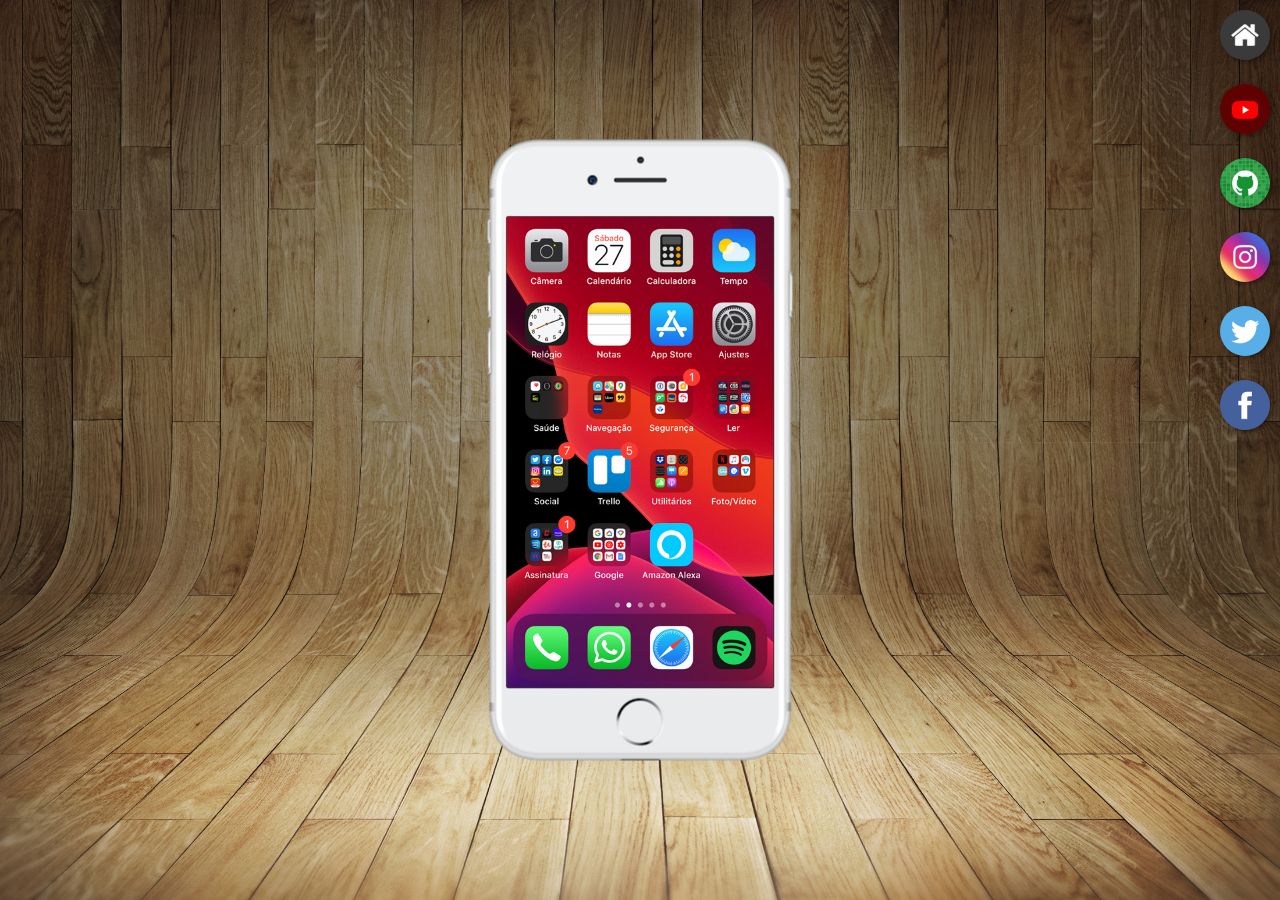
<file: index.html>
<!DOCTYPE html>
<html lang="pt-br">
<head>
    <meta charset="UTF-8">
    <meta name="viewport" content="width=device-width, initial-scale=1.0">
    <title>Projeto Redes Sociais</title>
    <link rel="shortcut icon" href="favicon.ico" type="image/x-icon">
    <link rel="stylesheet" href="estilos/style.css">
</head>
<body>
    <main>
        <section id="telefone">
            <iframe src="home.html" name="tela" id="tela" frameborder="0">
                Seu navegador não é compatível com isso.
            </iframe>
        </section>
        <section id="redes-sociais">
            <a href="#" target="tela"><img src="imagens/logo-home.jpg" alt="Home"></a><br>
            <a href="youtube.html" target="tela"><img src="imagens/logo-youtube.jpg" alt="Youtube"></a><br>
            <a href="github.html" target="tela"><img src="imagens/logo-github.jpg" alt="Github"></a><br>
            <a href="instagram.html" target="tela"><img src="imagens/logo-instagram.jpg" alt="Instagram"></a><br>
            <a href="twitter.html" target="tela"><img src="imagens/logo-twitter.jpg" alt="Twitter"></a><br>
            <a href="facebook.html" target="tela"><img src="imagens/logo-facebook.jpg" alt="Facebook"></a>
        </section>
    </main>
    
</body>
</html>
</file>
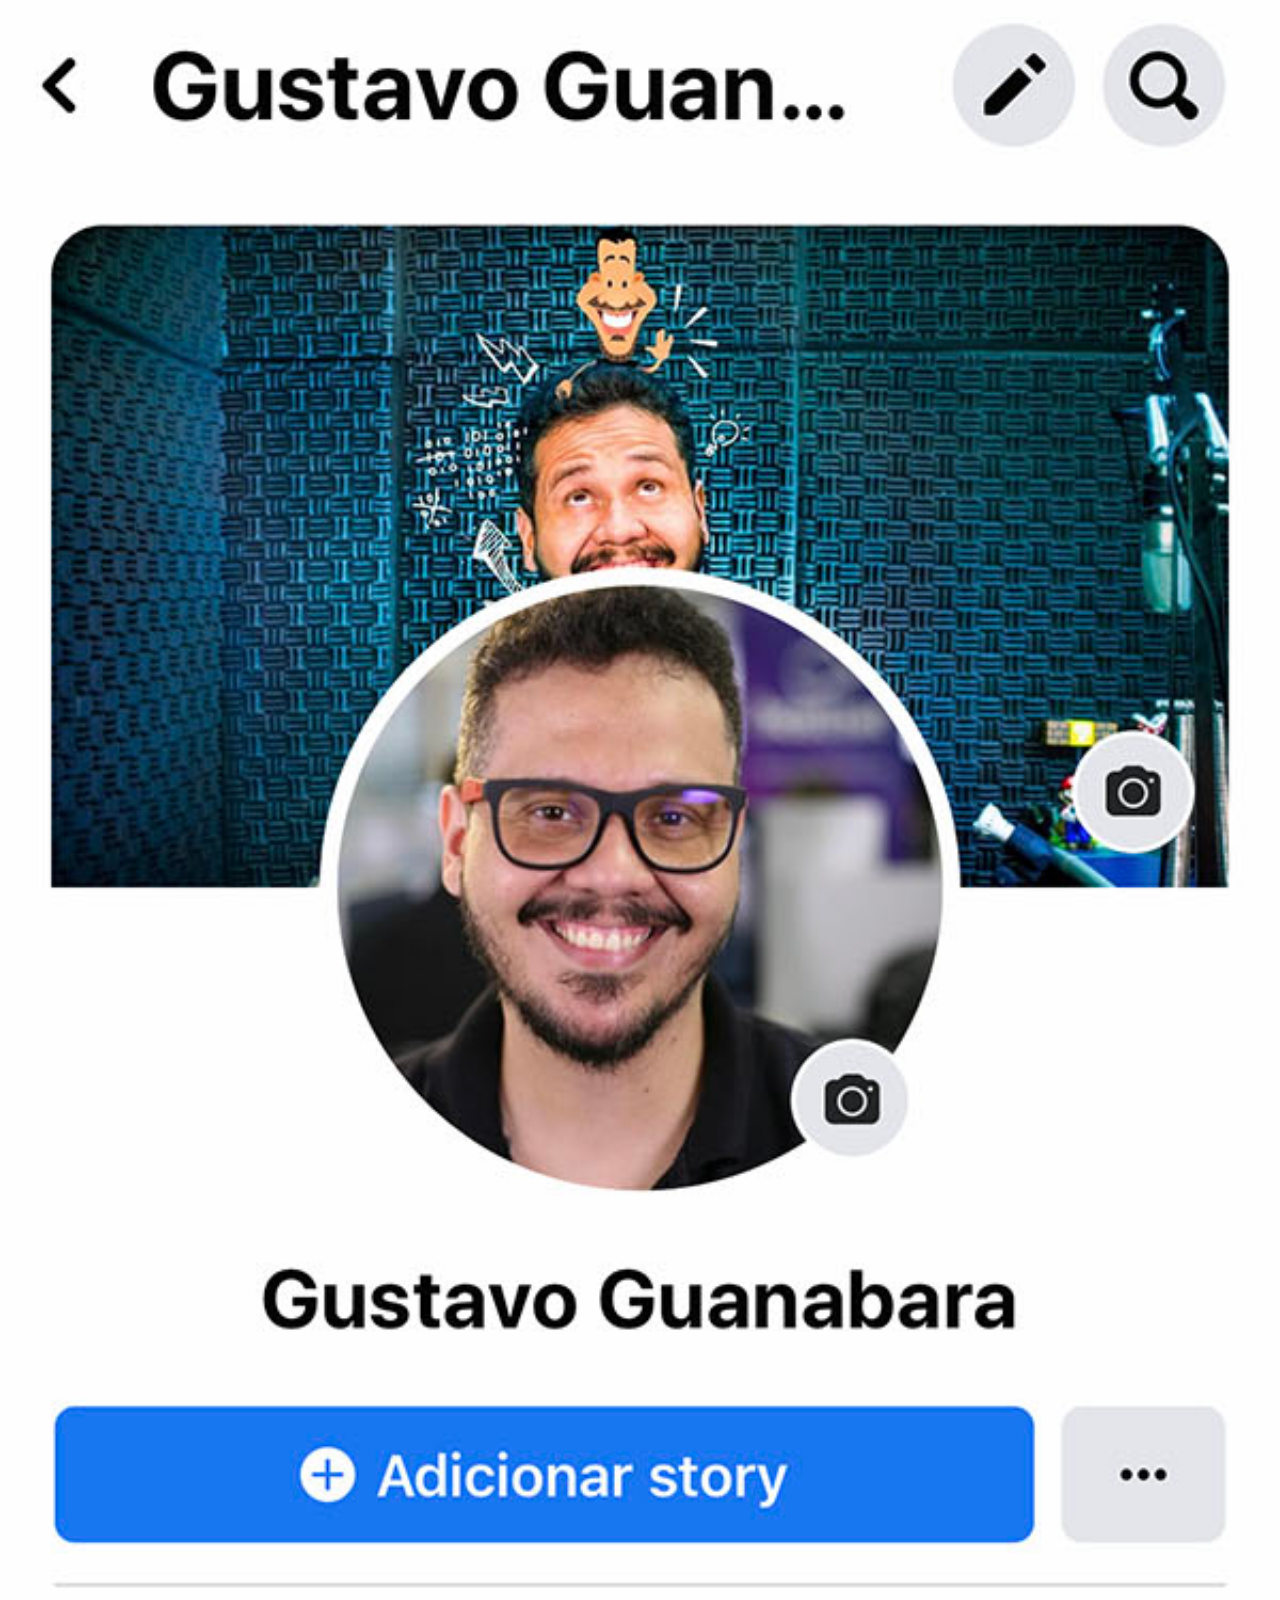
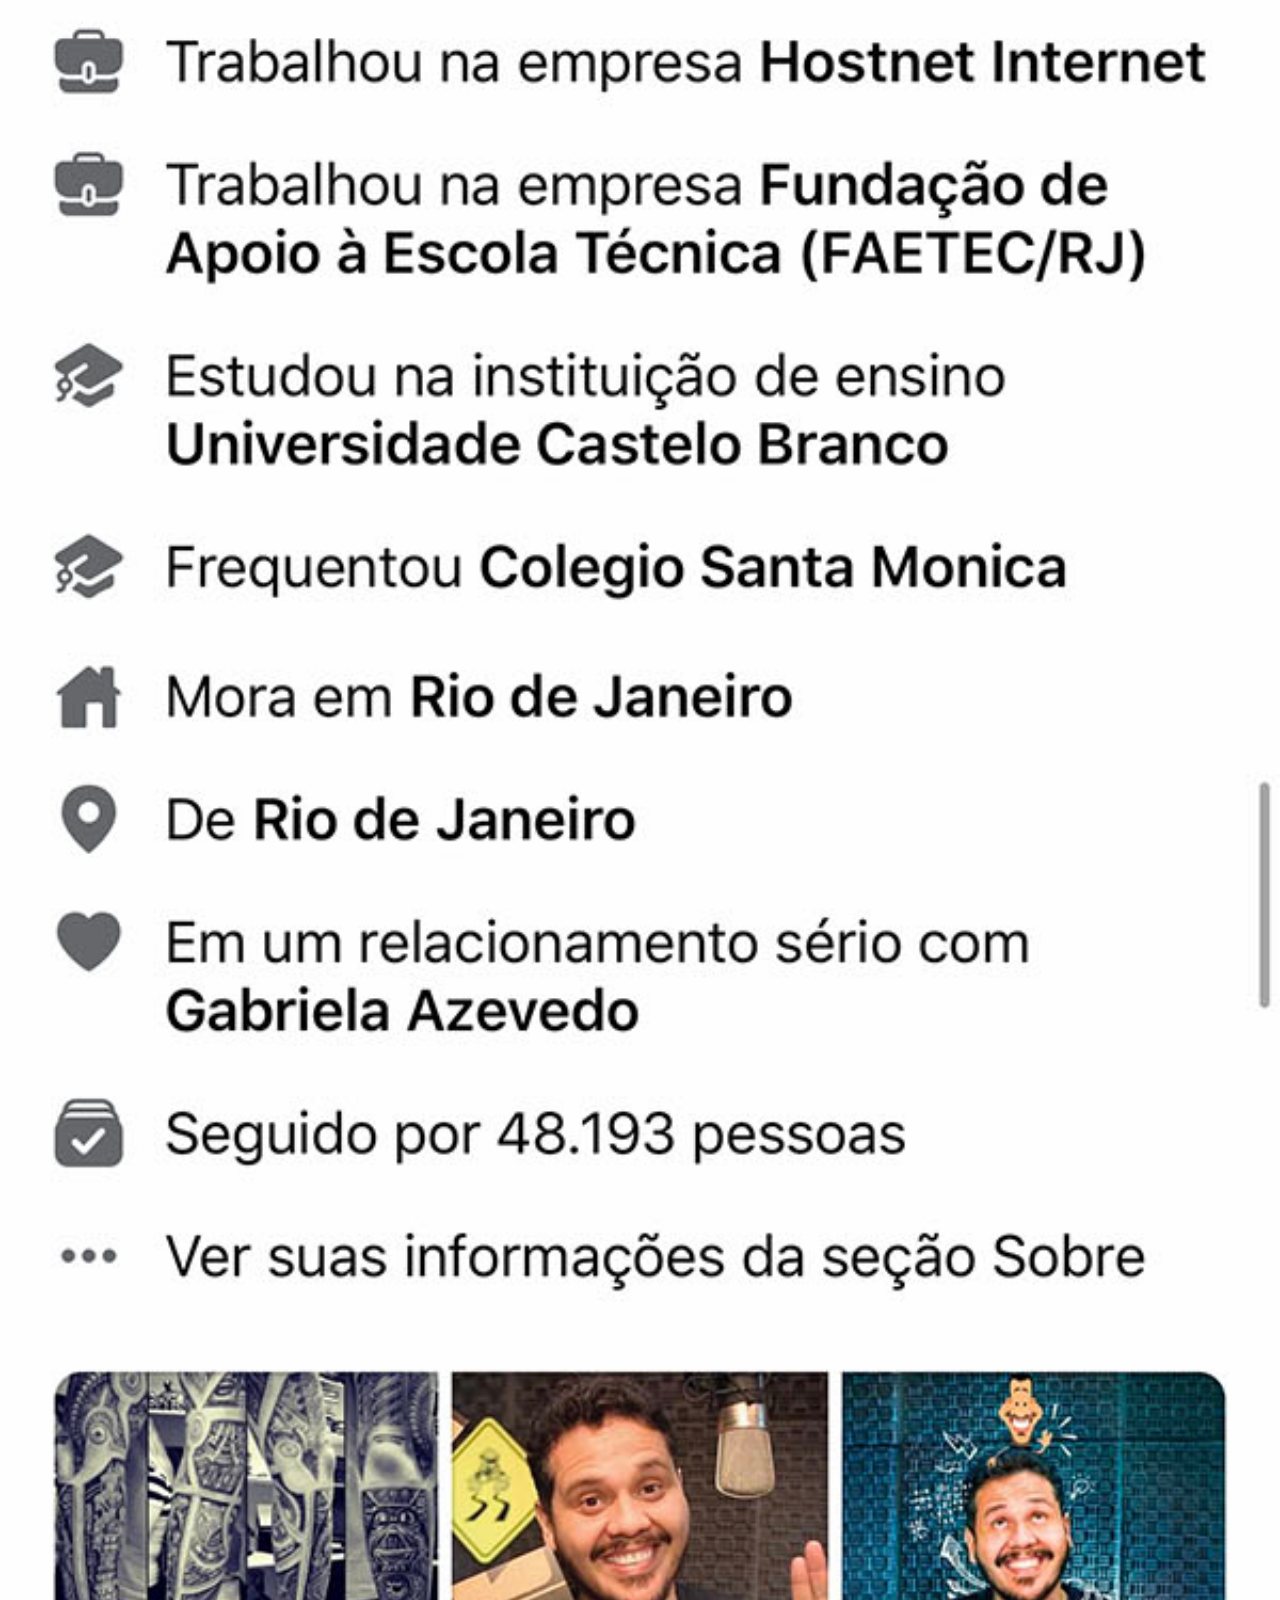
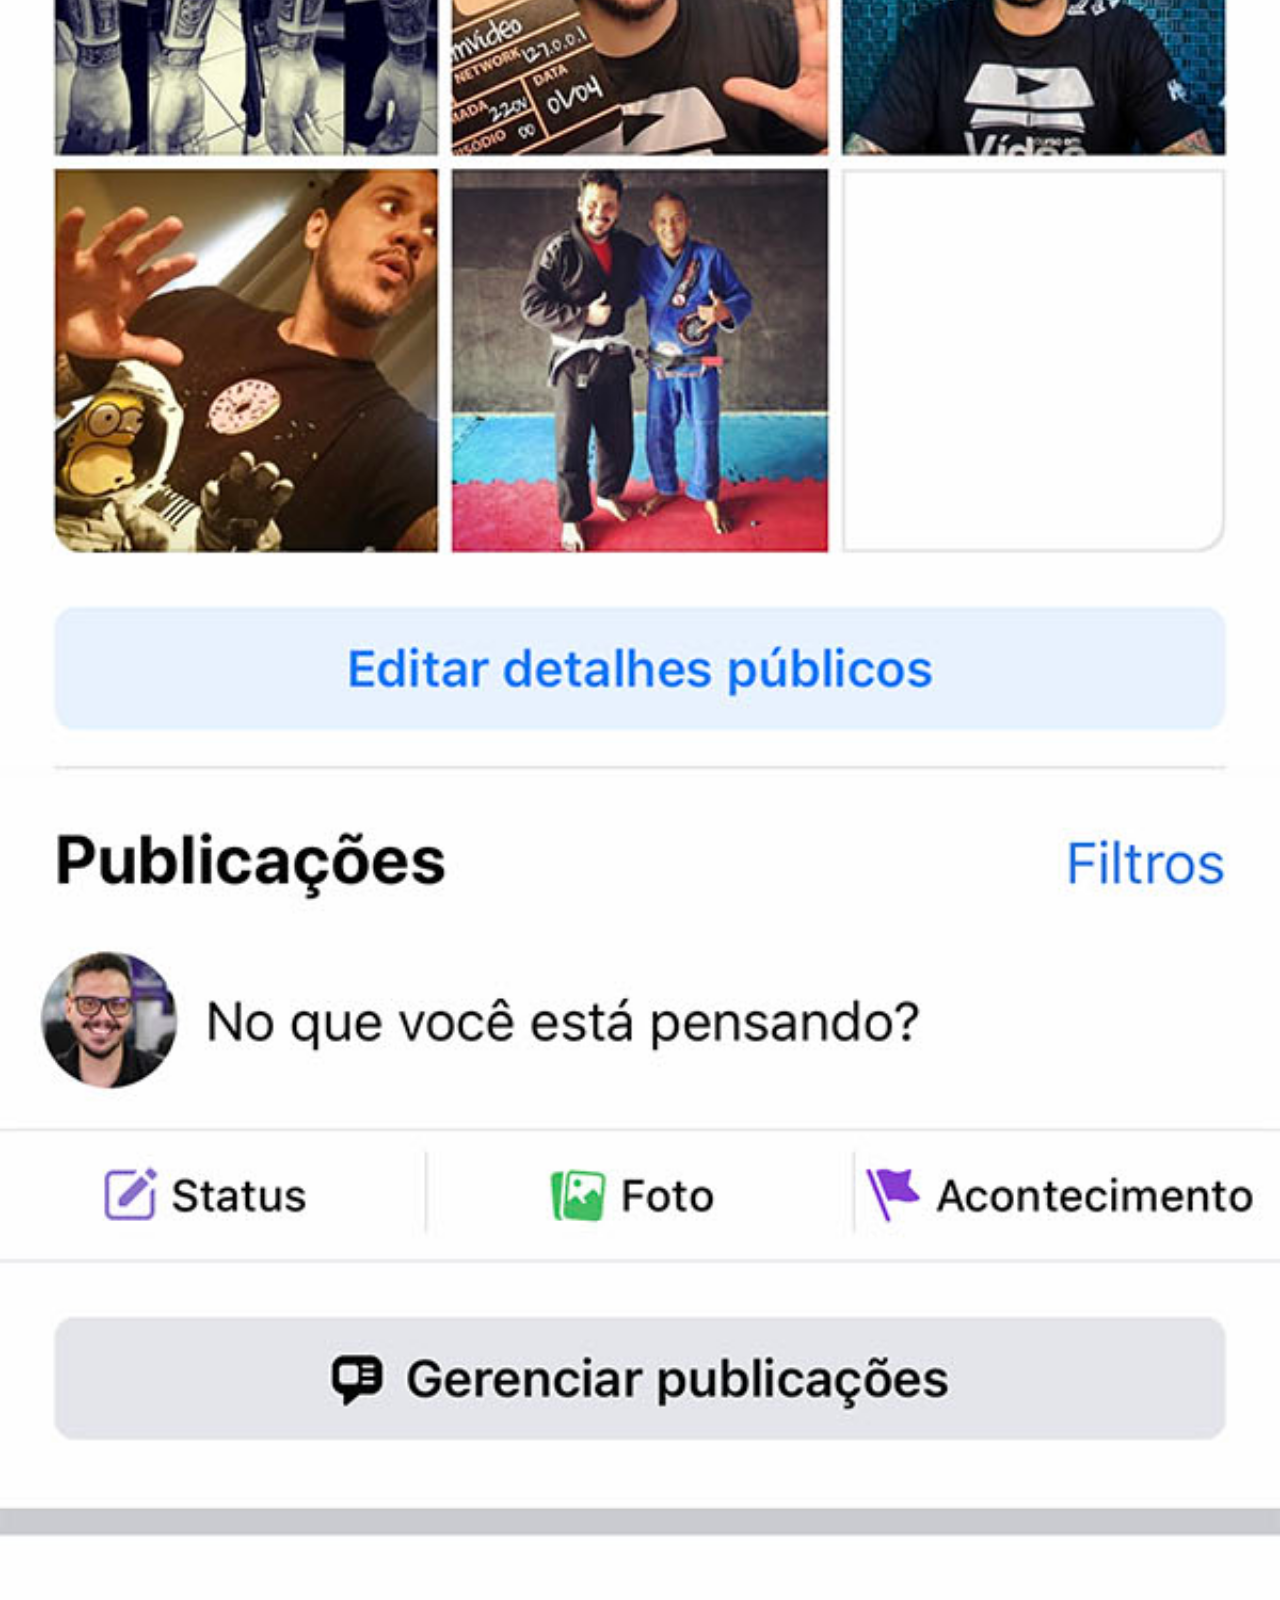
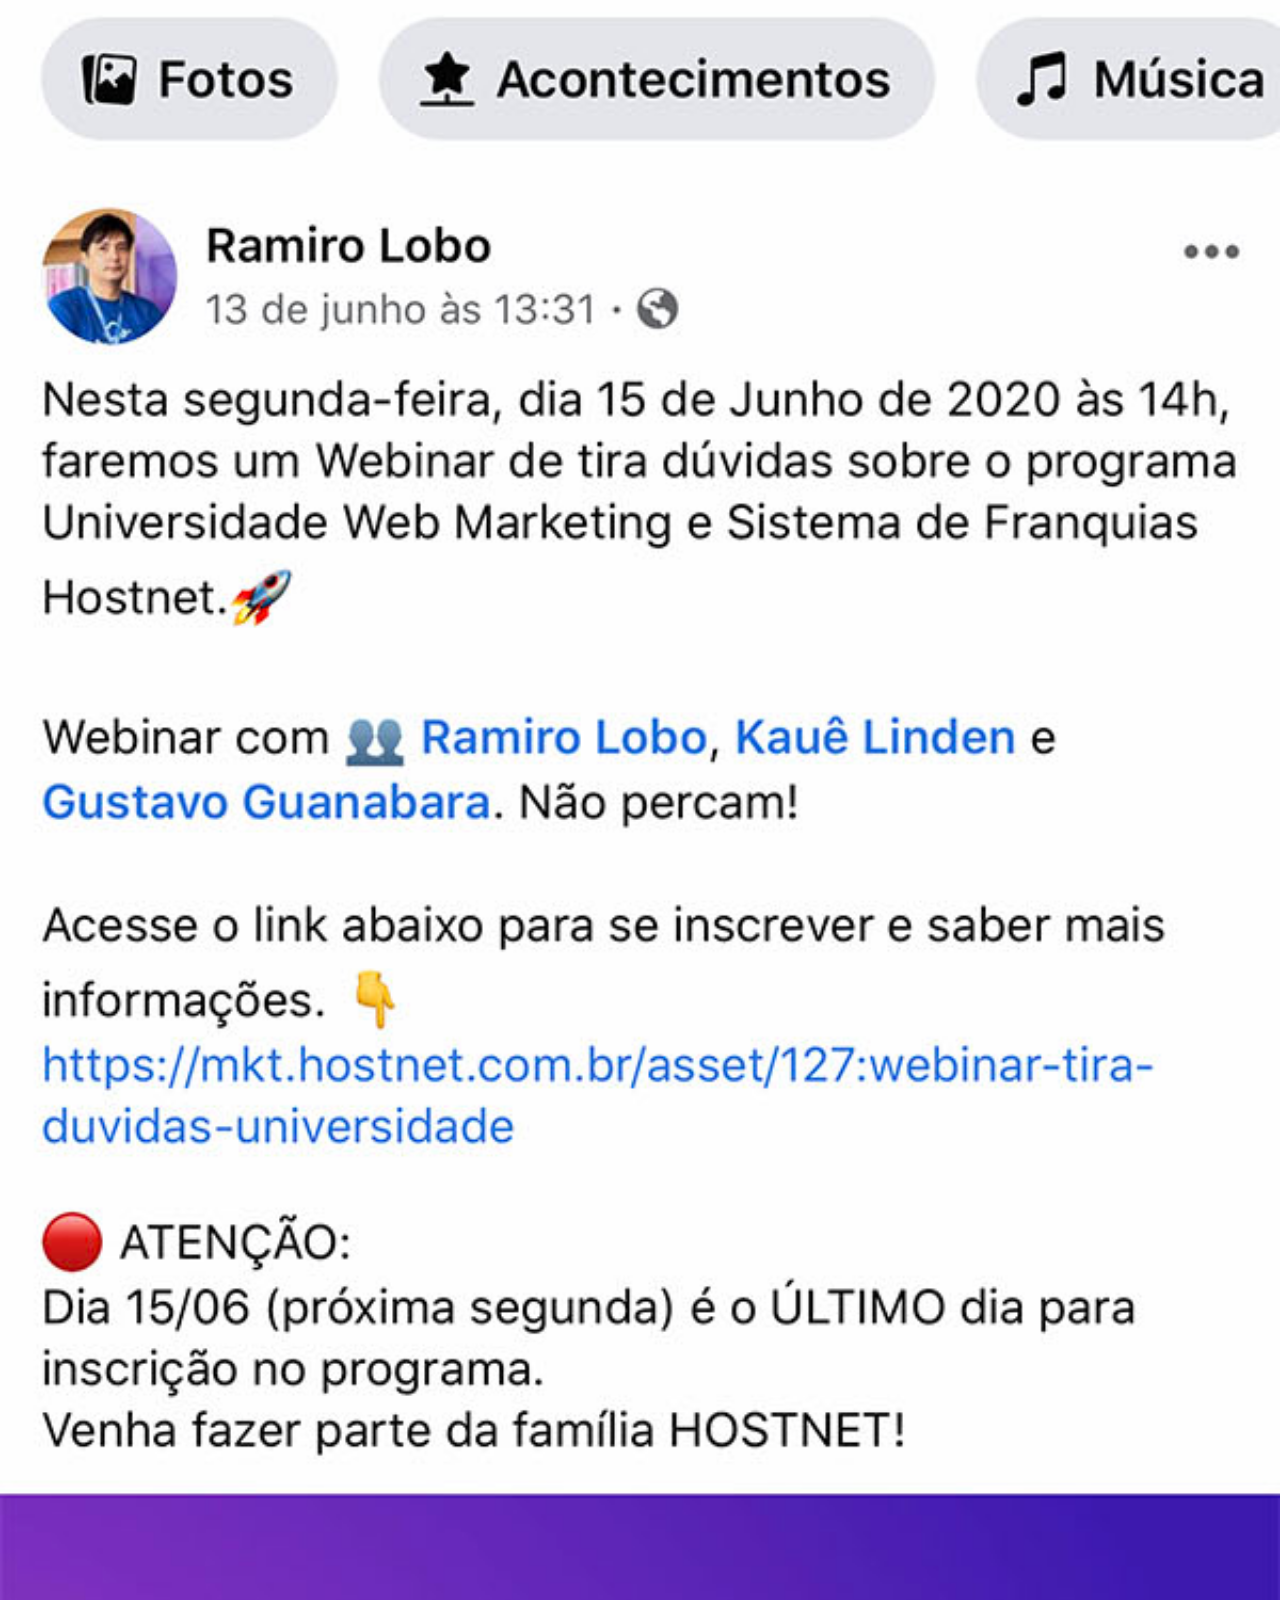
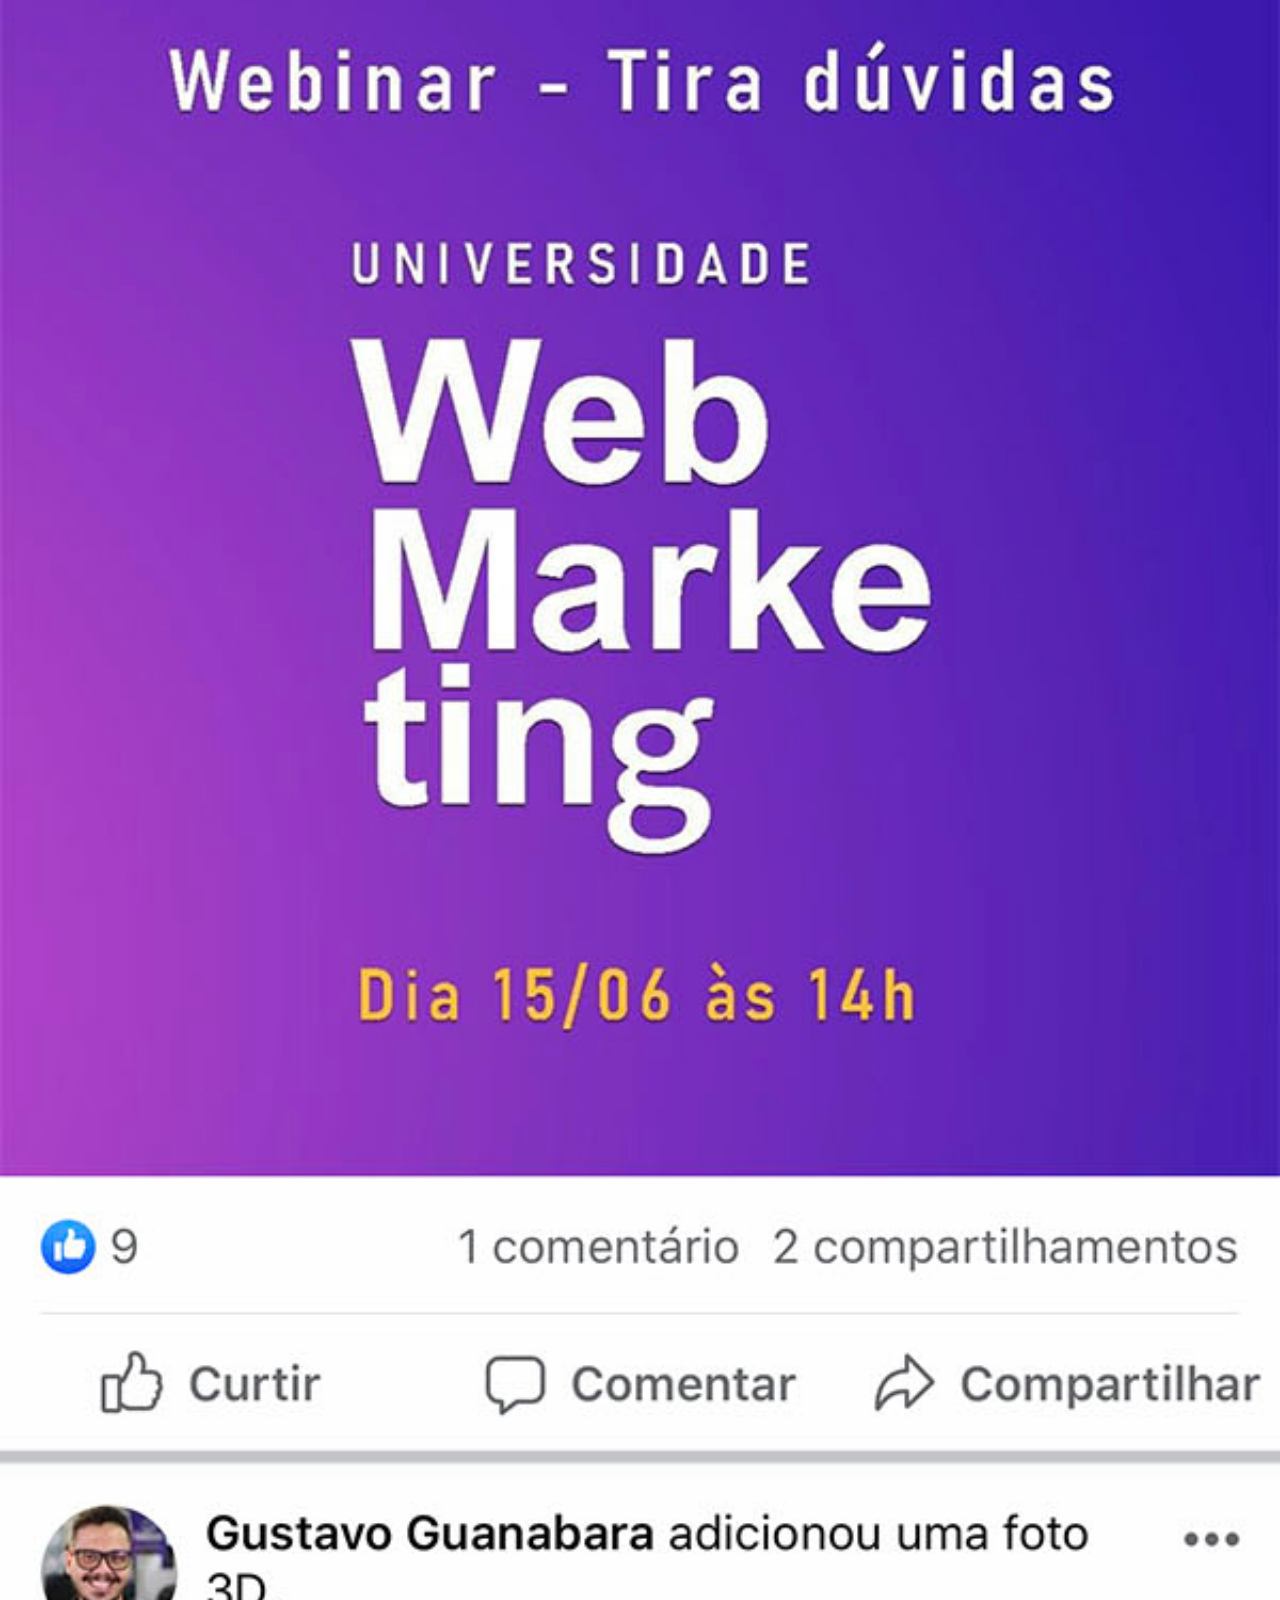
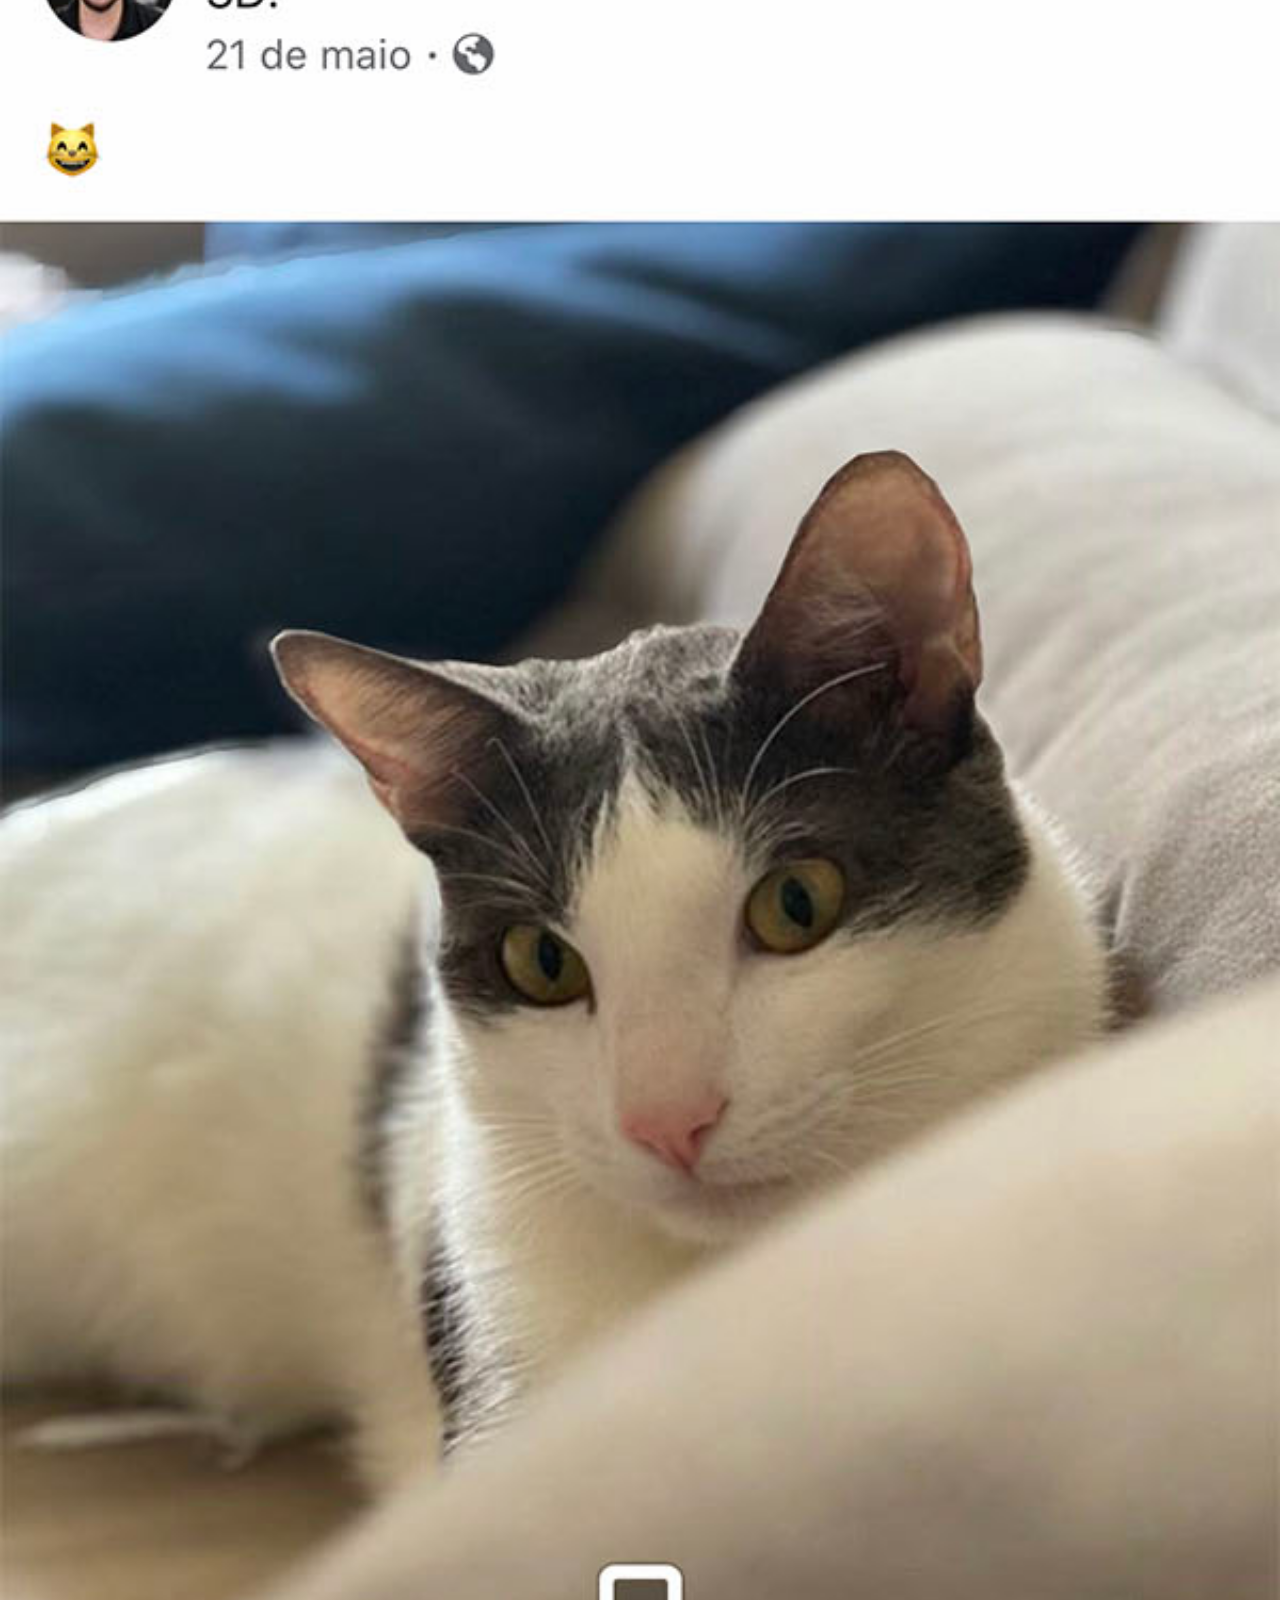
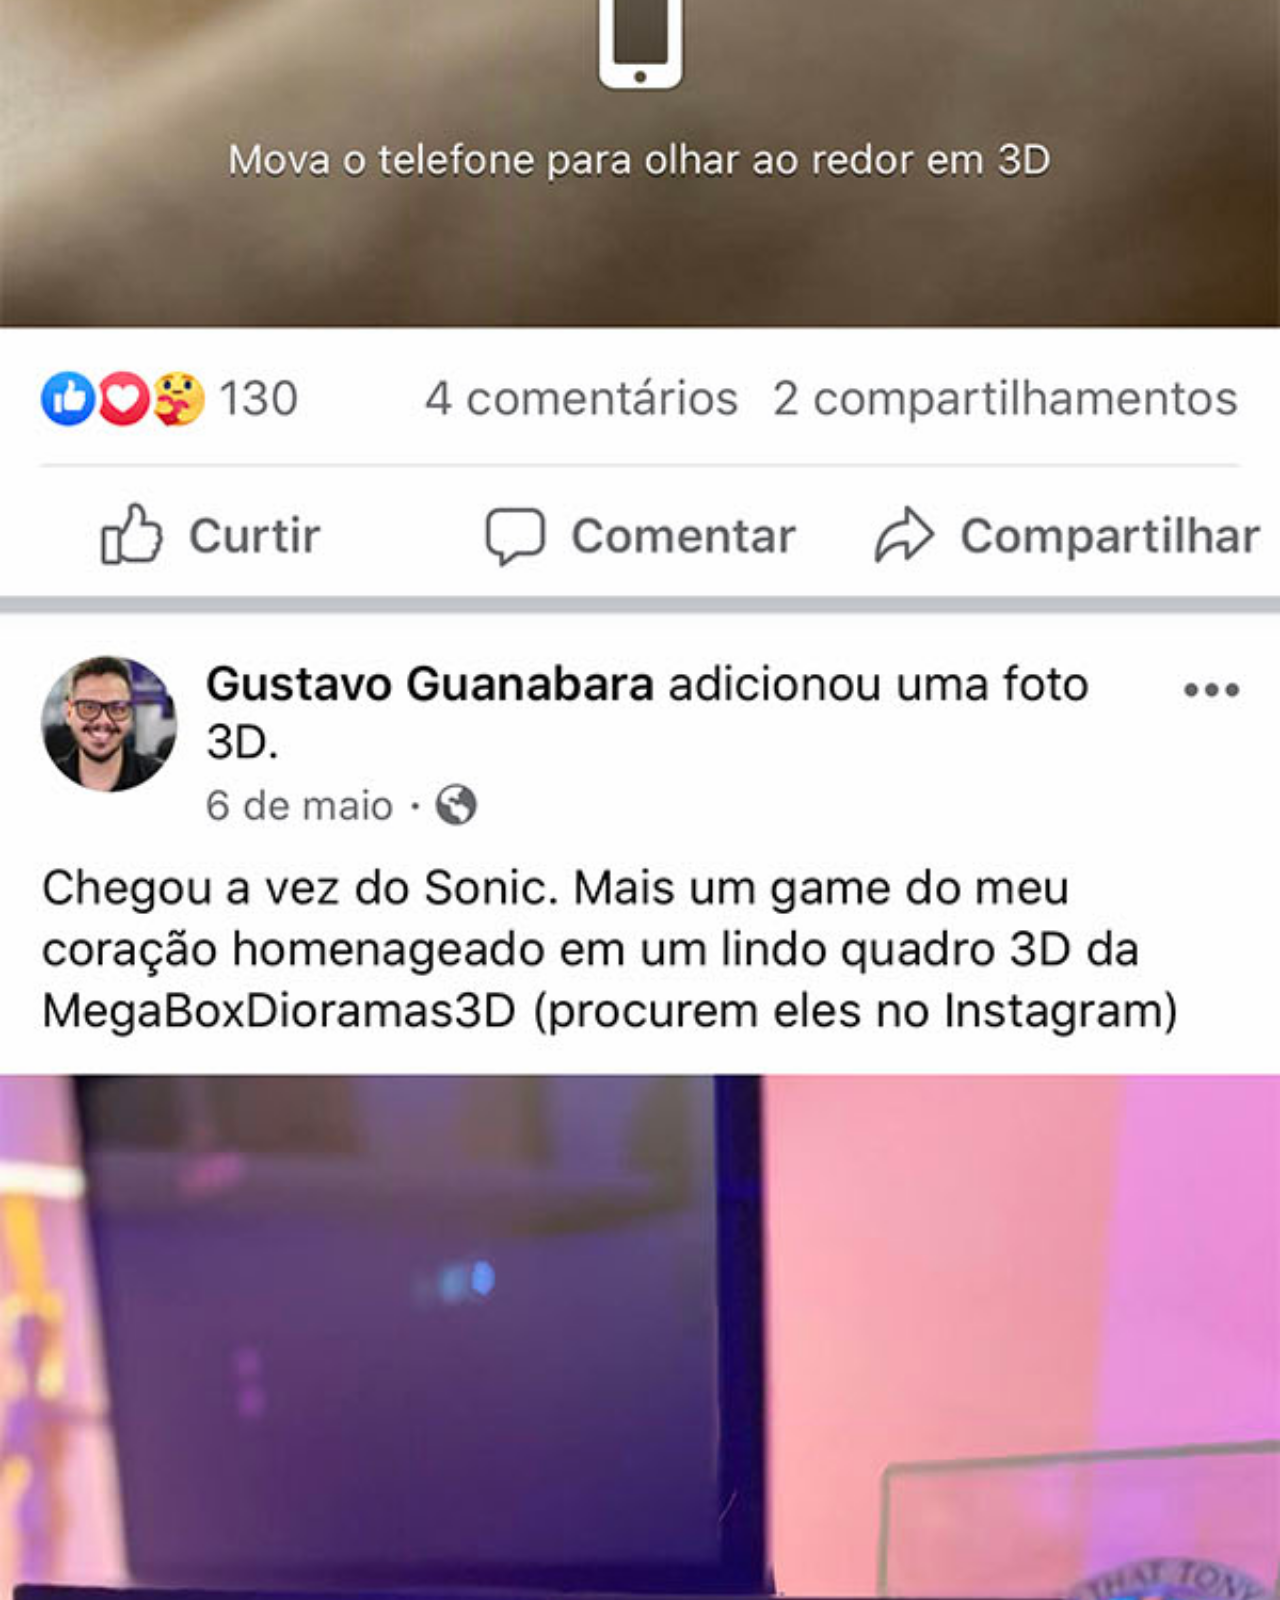
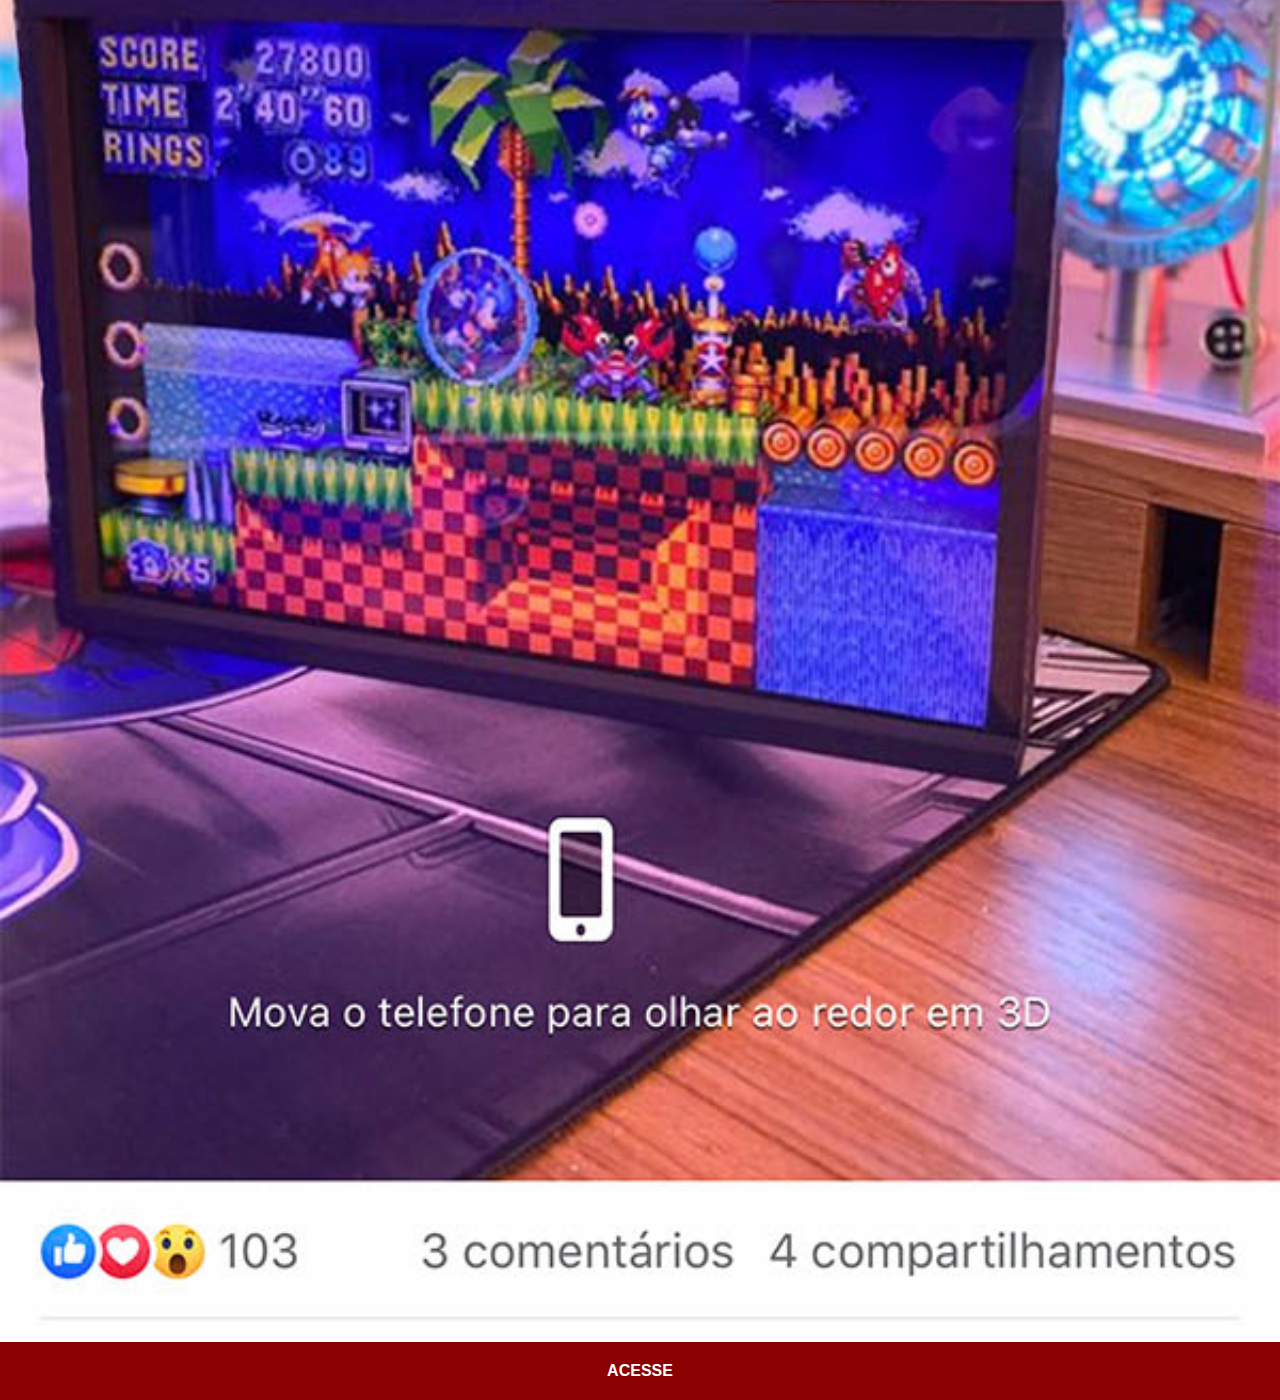
<file: facebook.html>
<!DOCTYPE html>
<html lang="pt-br">
<head>
    <meta charset="UTF-8">
    <meta name="viewport" content="width=device-width, initial-scale=1.0">
    <title>Facebook</title>
    <link rel="stylesheet" href="estilos/social.css">
</head>
<body>
    <img src="imagens/tela-facebook.jpg" alt="Twitter">
    <a href="https://www.facebook.com/MarlonMuller16?locale=pt_BR" target="_blank">ACESSE</a>
</body>
</html>
</file>
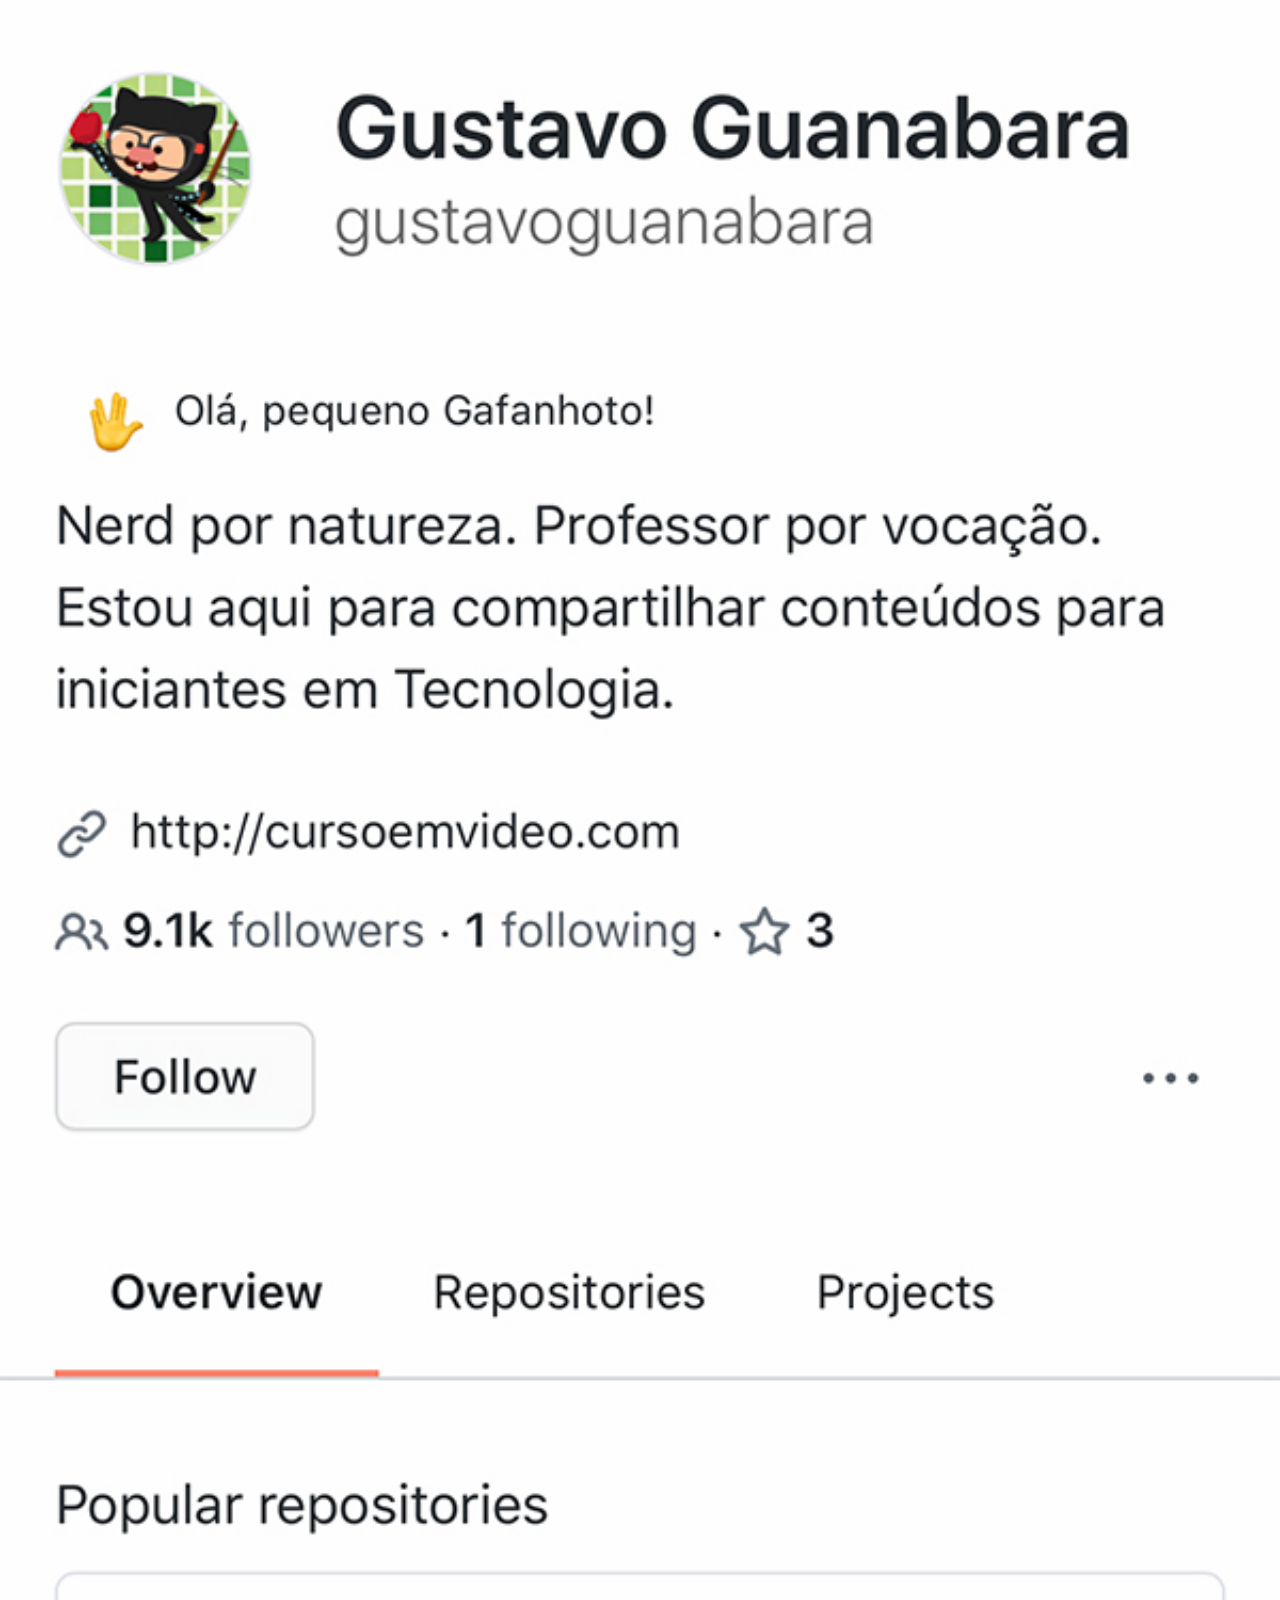
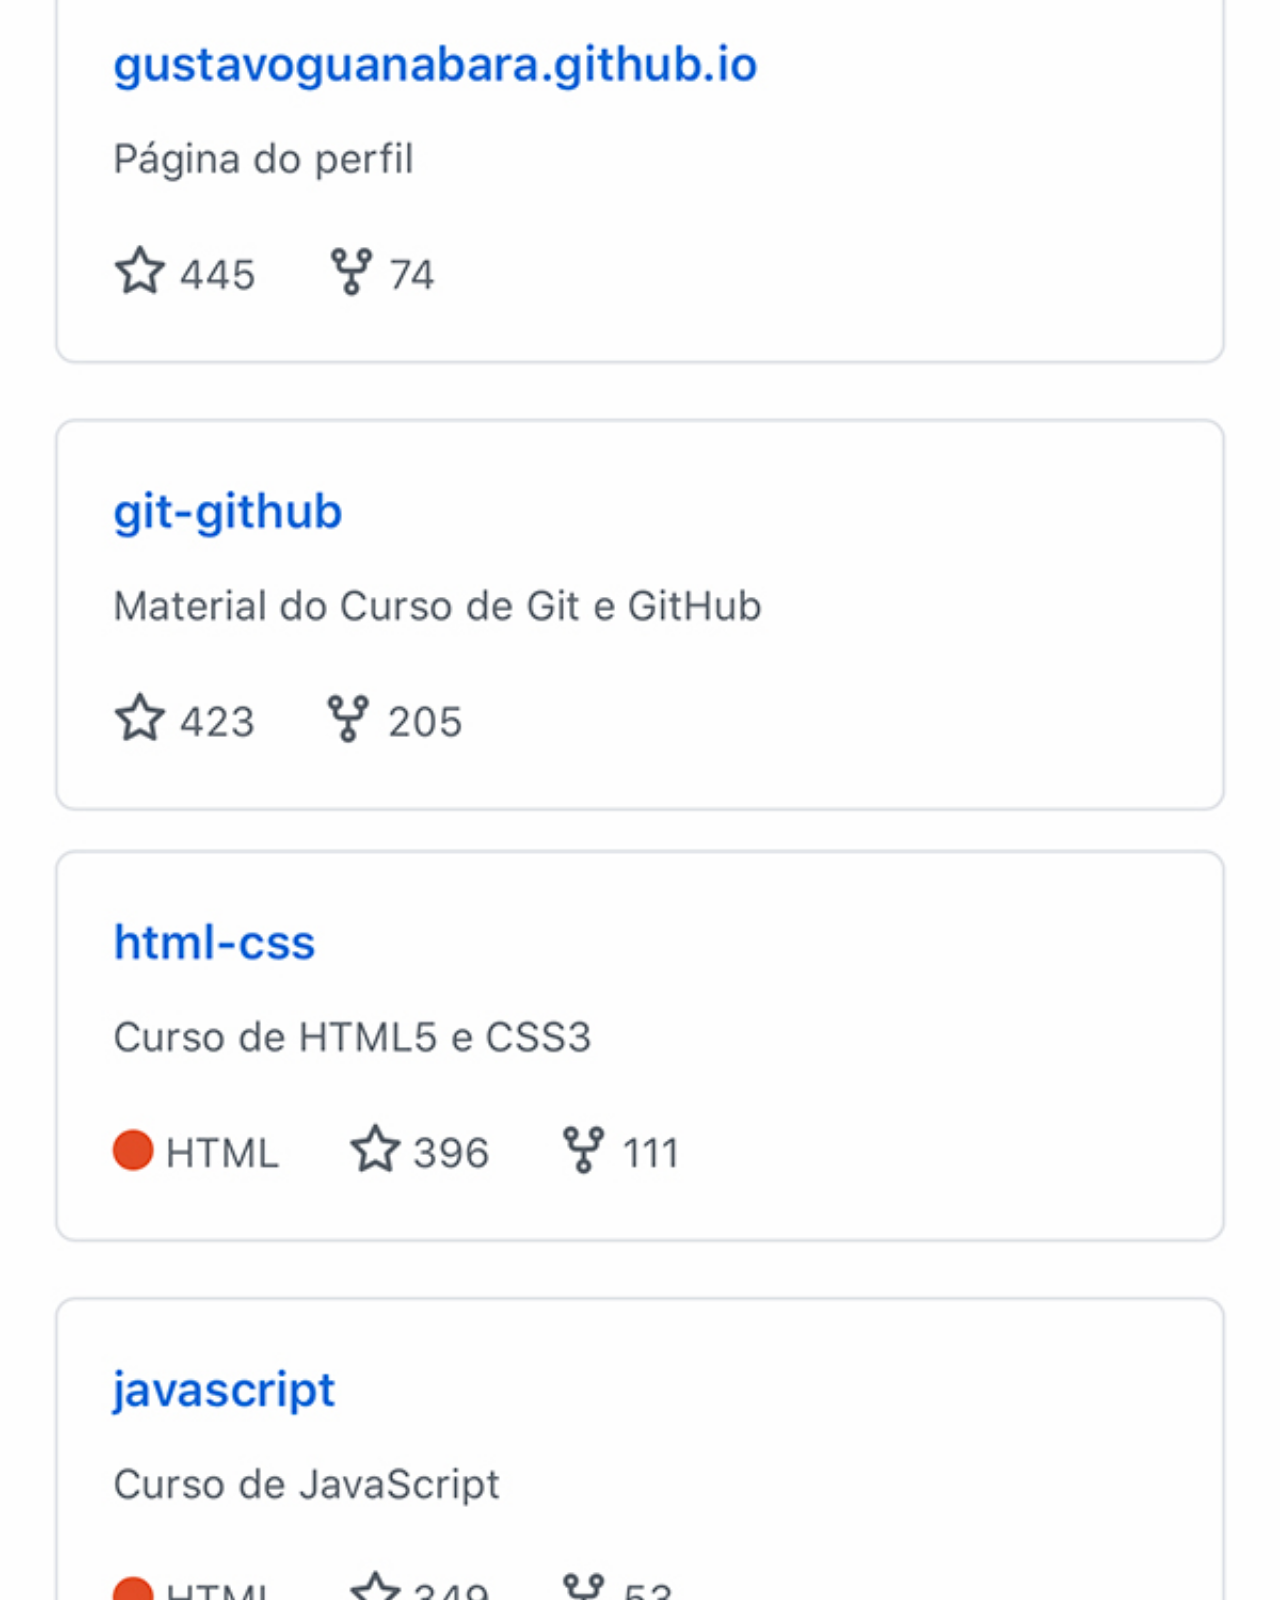
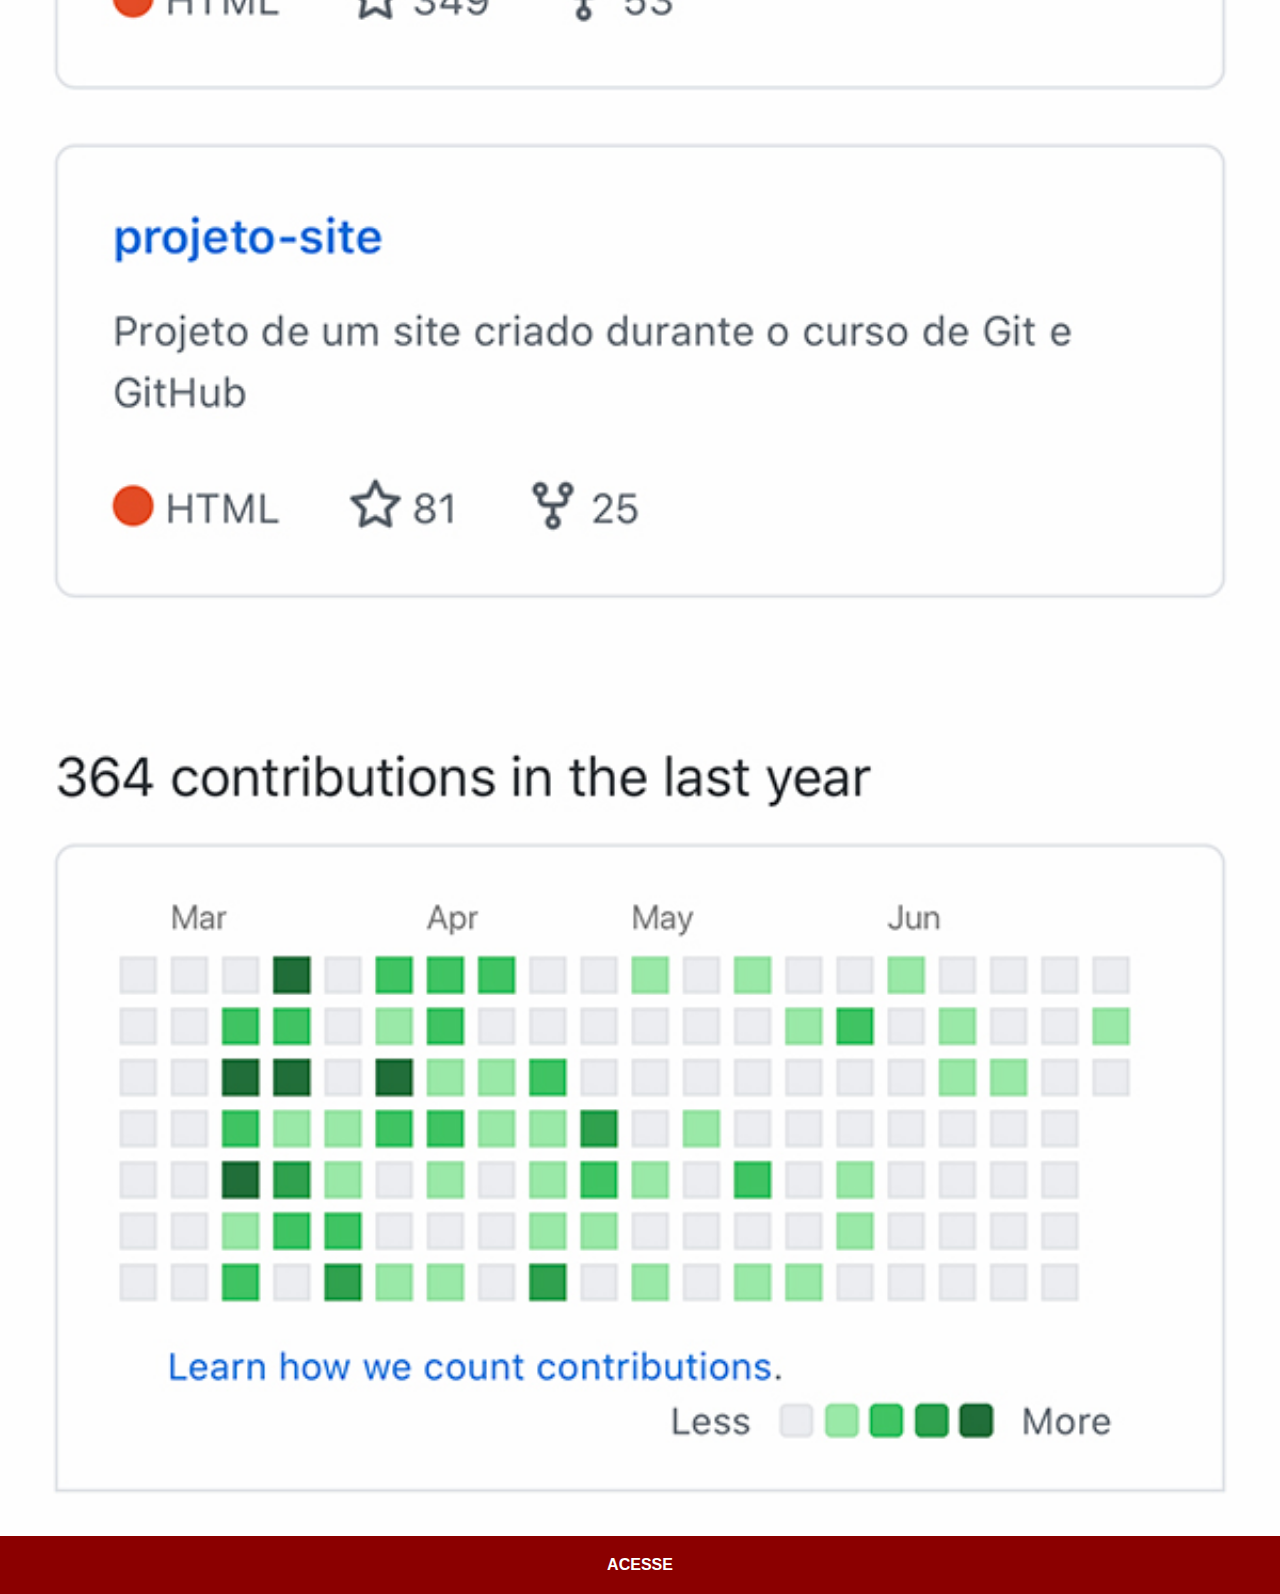
<file: github.html>
<!DOCTYPE html>
<html lang="pt-br">
<head>
    <meta charset="UTF-8">
    <meta name="viewport" content="width=device-width, initial-scale=1.0">
    <title>Github</title>
    <link rel="stylesheet" href="estilos/social.css">
</head>
<body>
    <img src="imagens/tela-github.jpg" alt="Github">
    <a href="https://github.com/MarlonMuller" target="_blank">ACESSE</a>
</body>
</html>
</file>
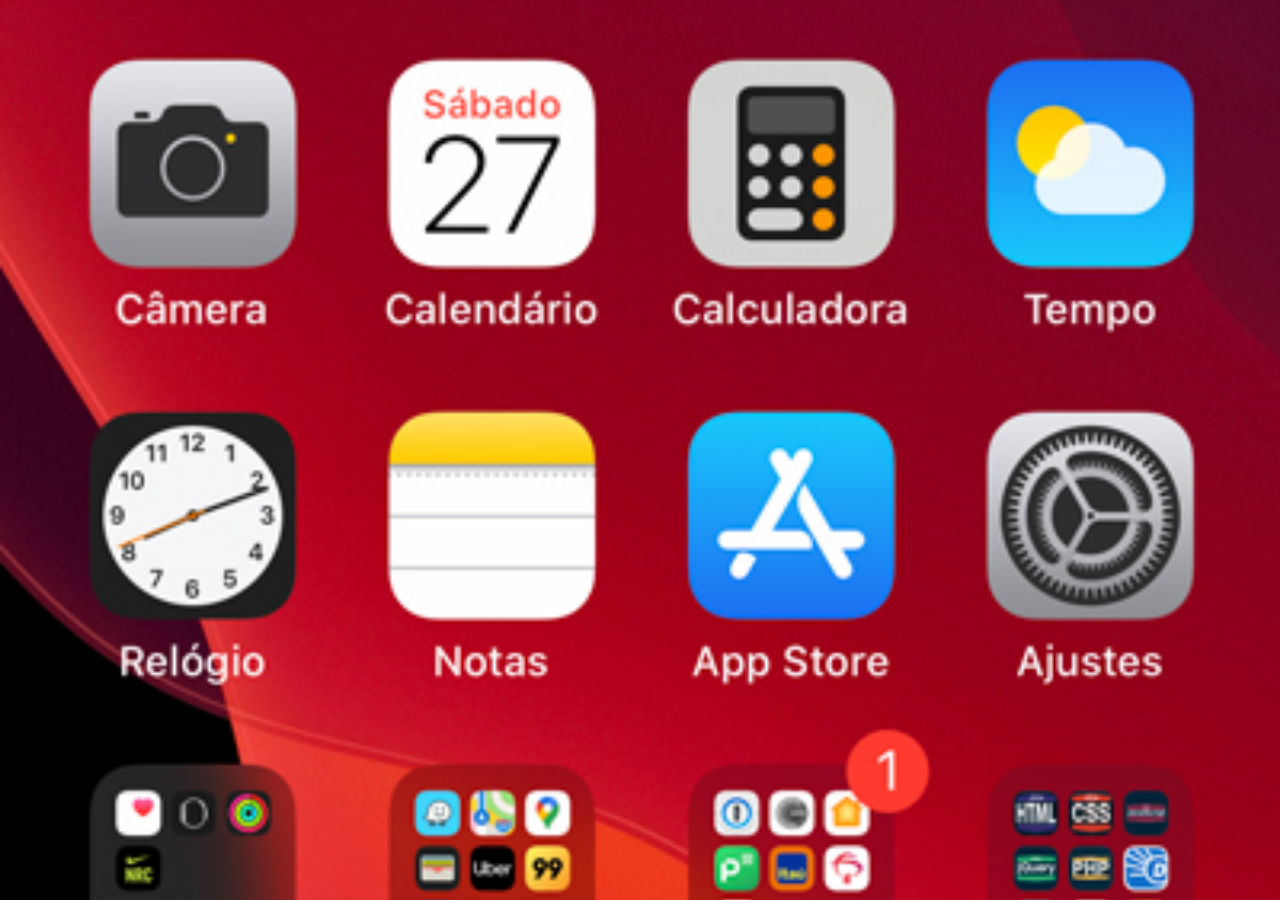
<file: home.html>
<!DOCTYPE html>
<html lang="pt-br">
<head>
    <meta charset="UTF-8">
    <meta name="viewport" content="width=device-width, initial-scale=1.0">
    <title>Home</title>
</head>
<style>
    * {
        margin: 0px;
        padding: 0px;
    }

    body {
        height: 100vh;
        width: 100vw;
        background: black url('imagens/tela-home.jpg') no-repeat top center;
        background-size: cover; 
    }
</style>
<body>
    
</body>
</html>
</file>
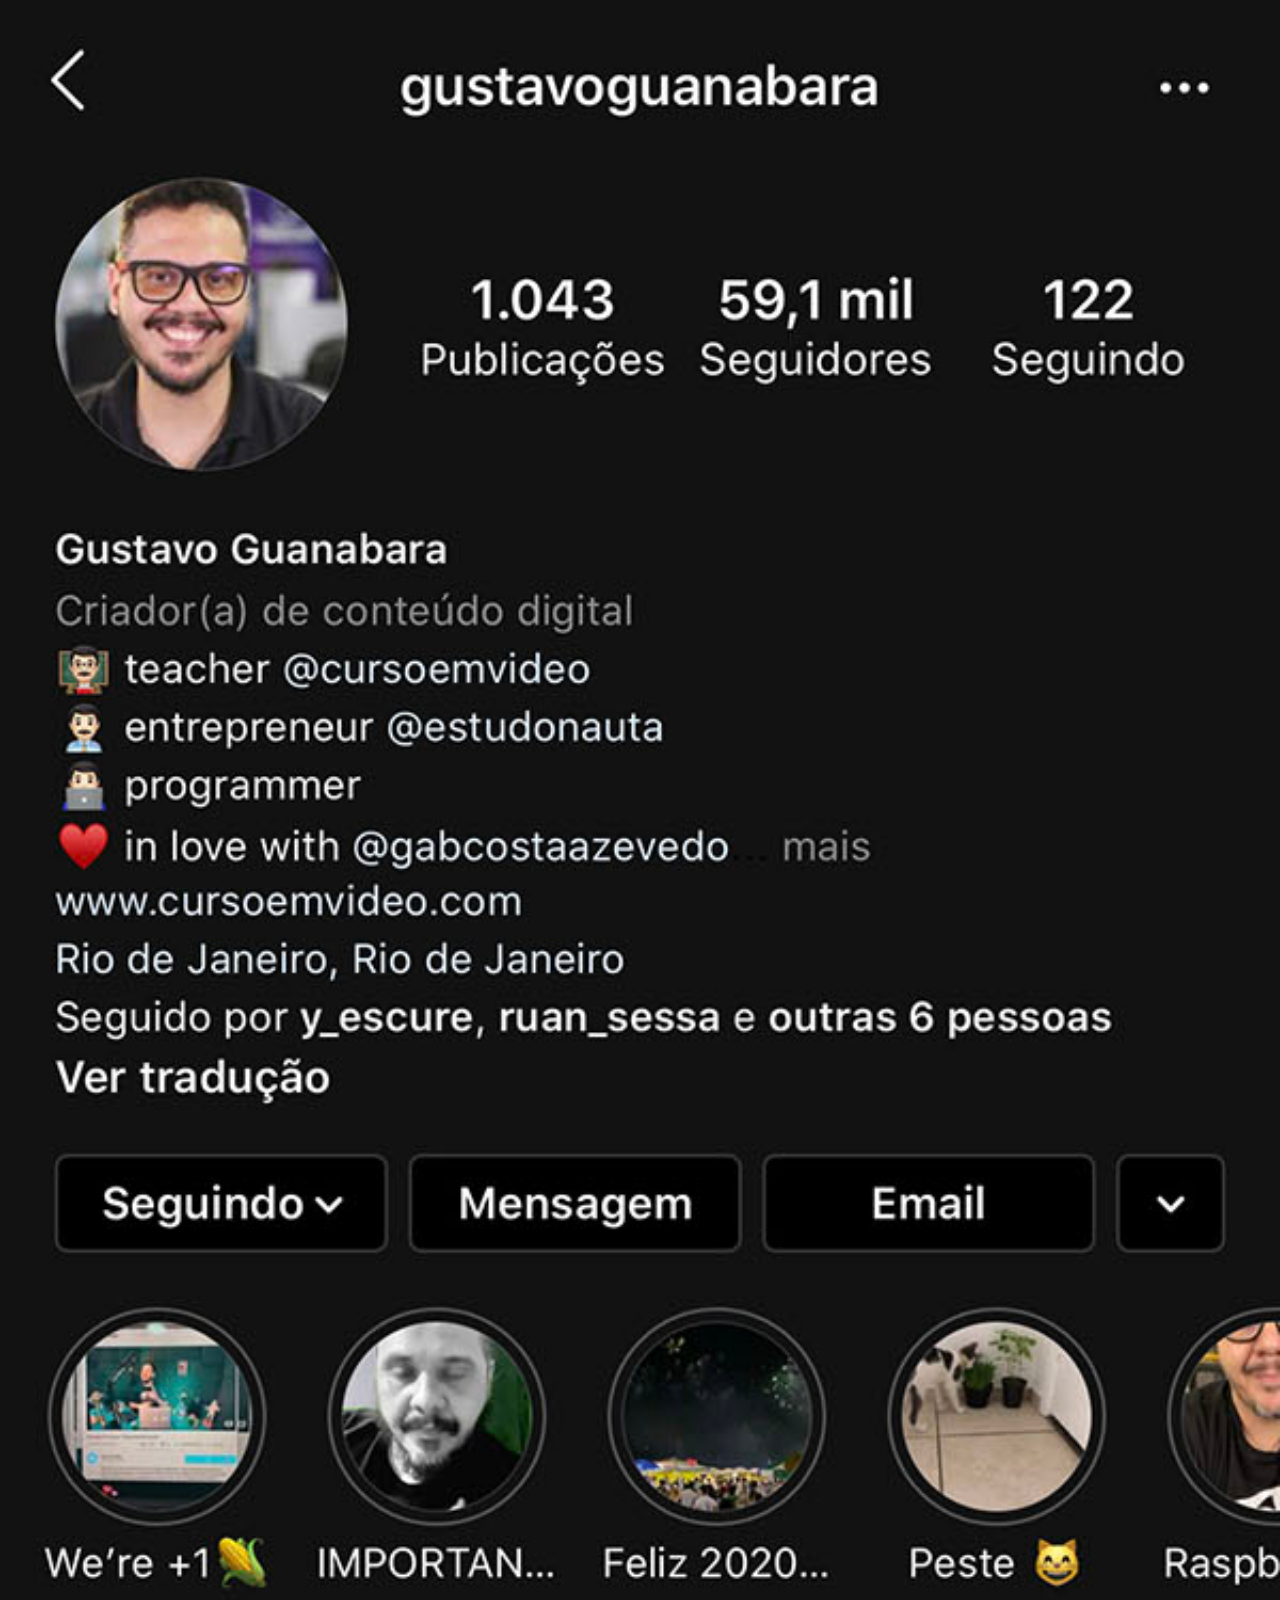
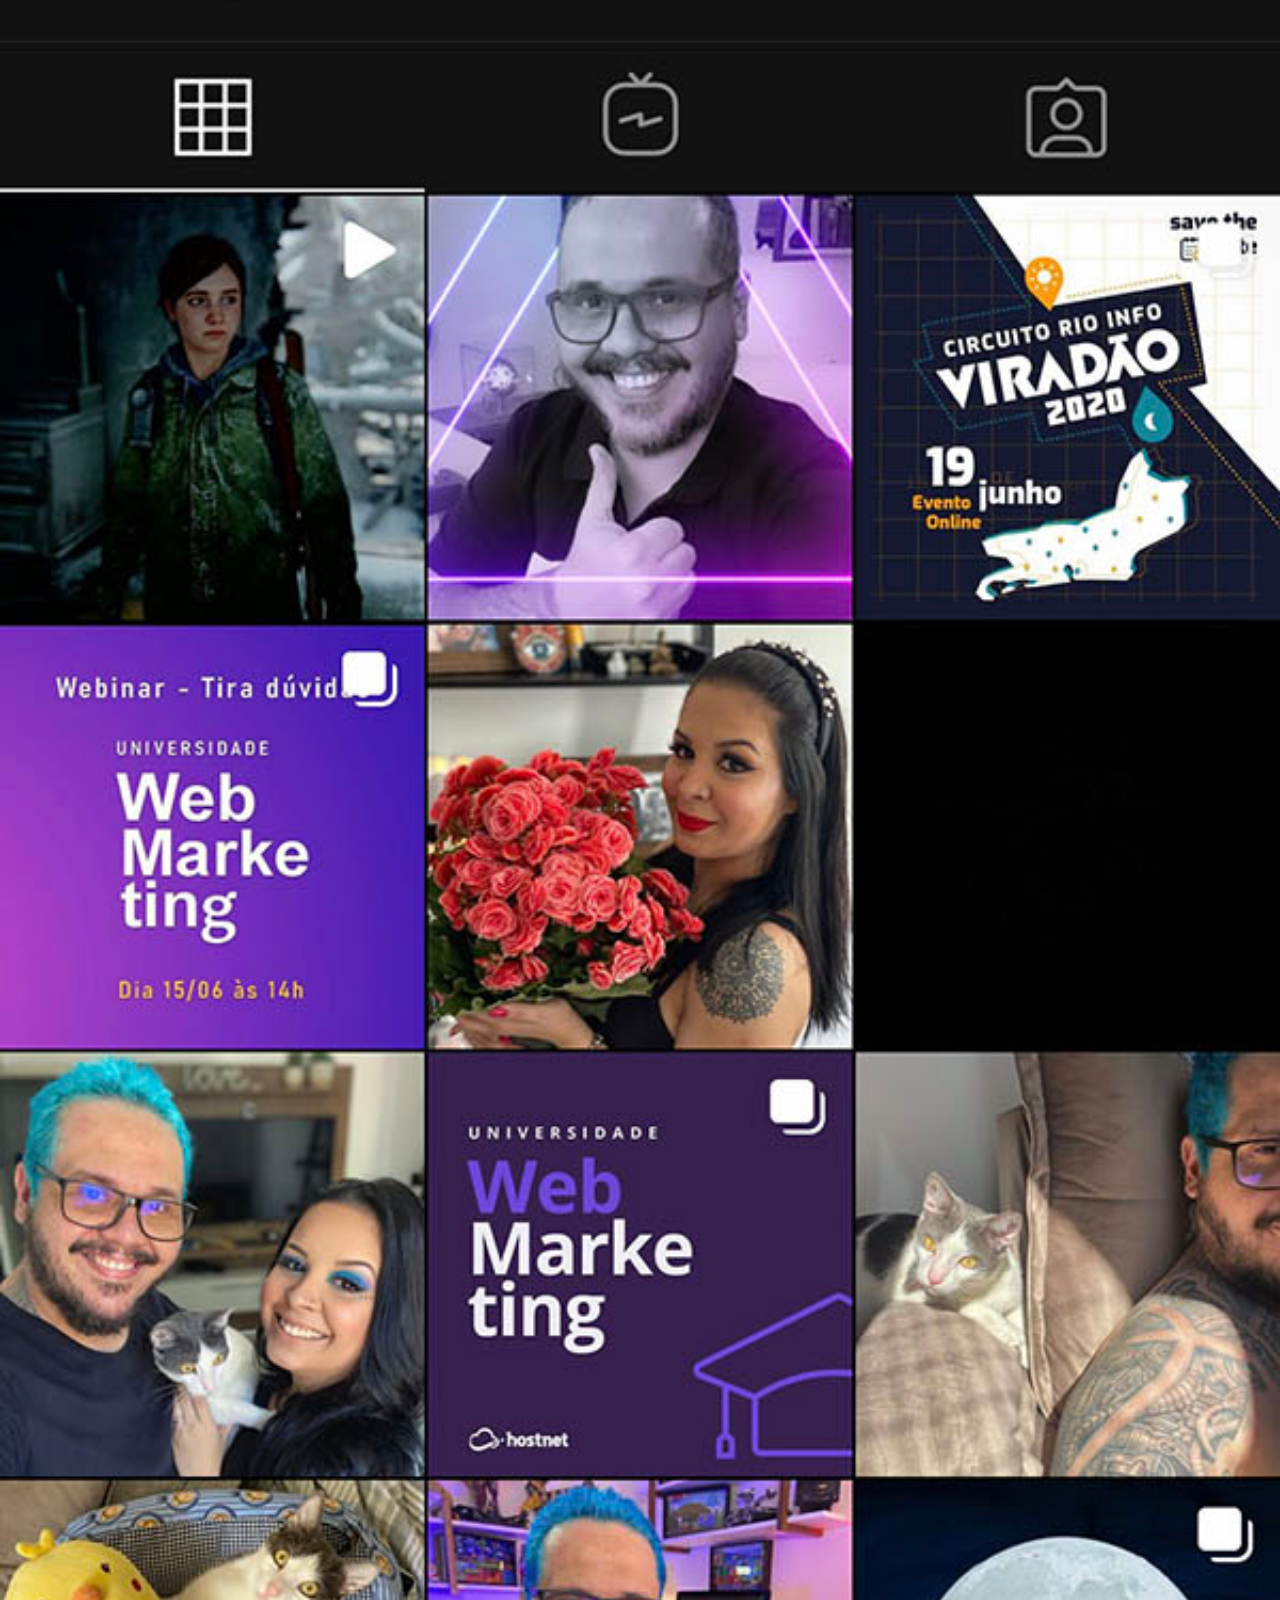
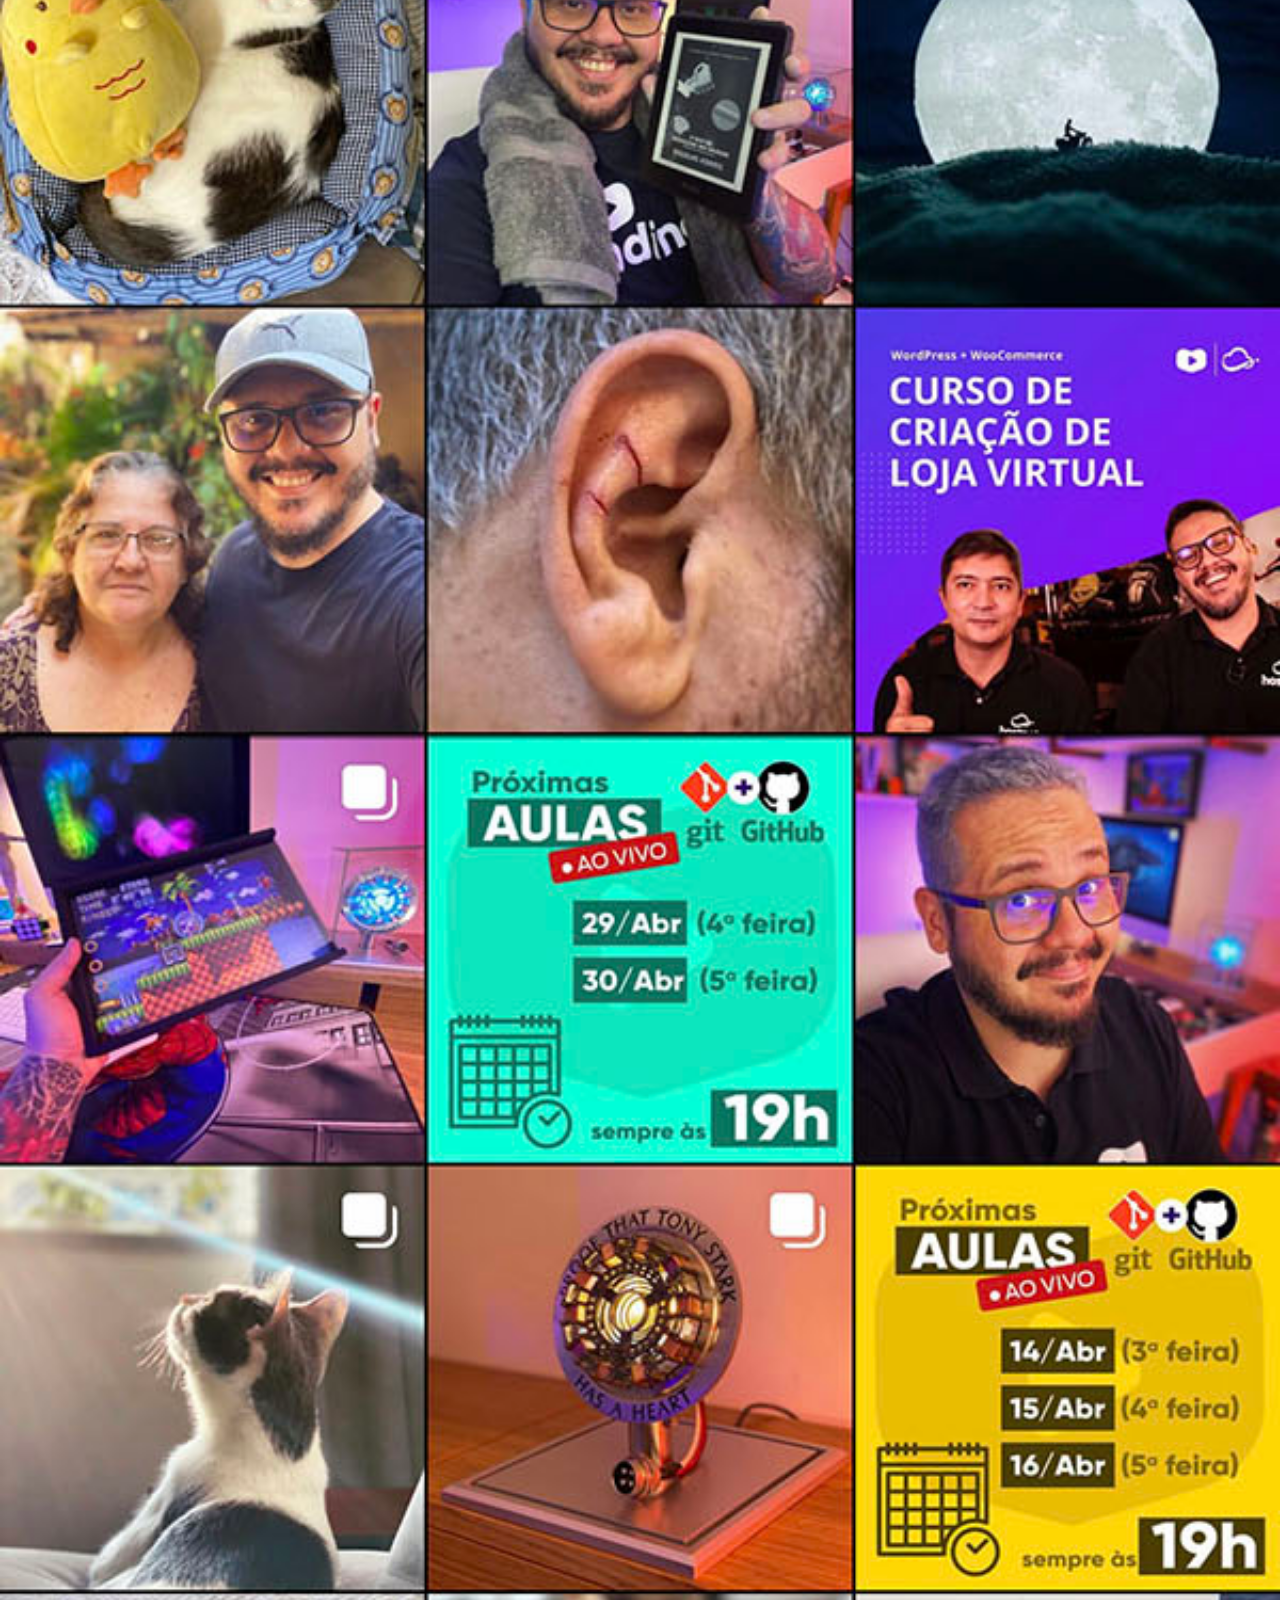
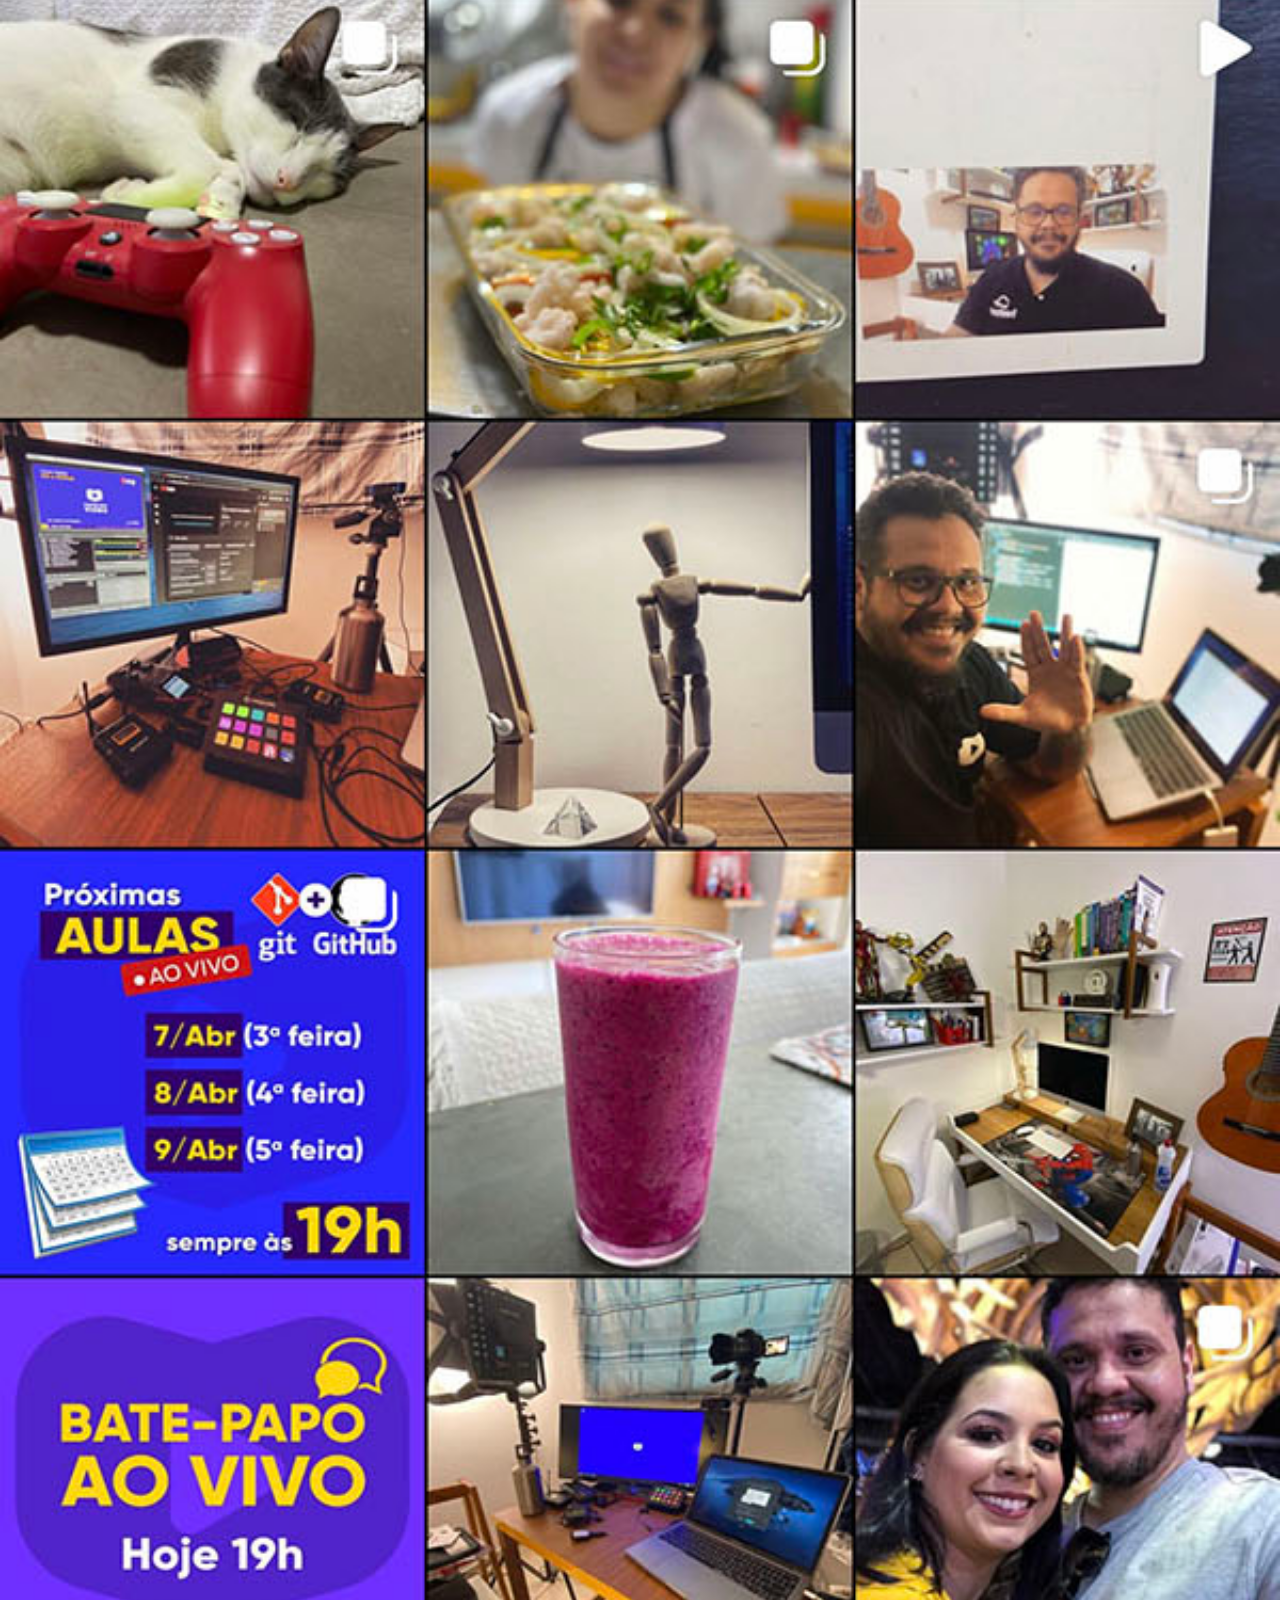
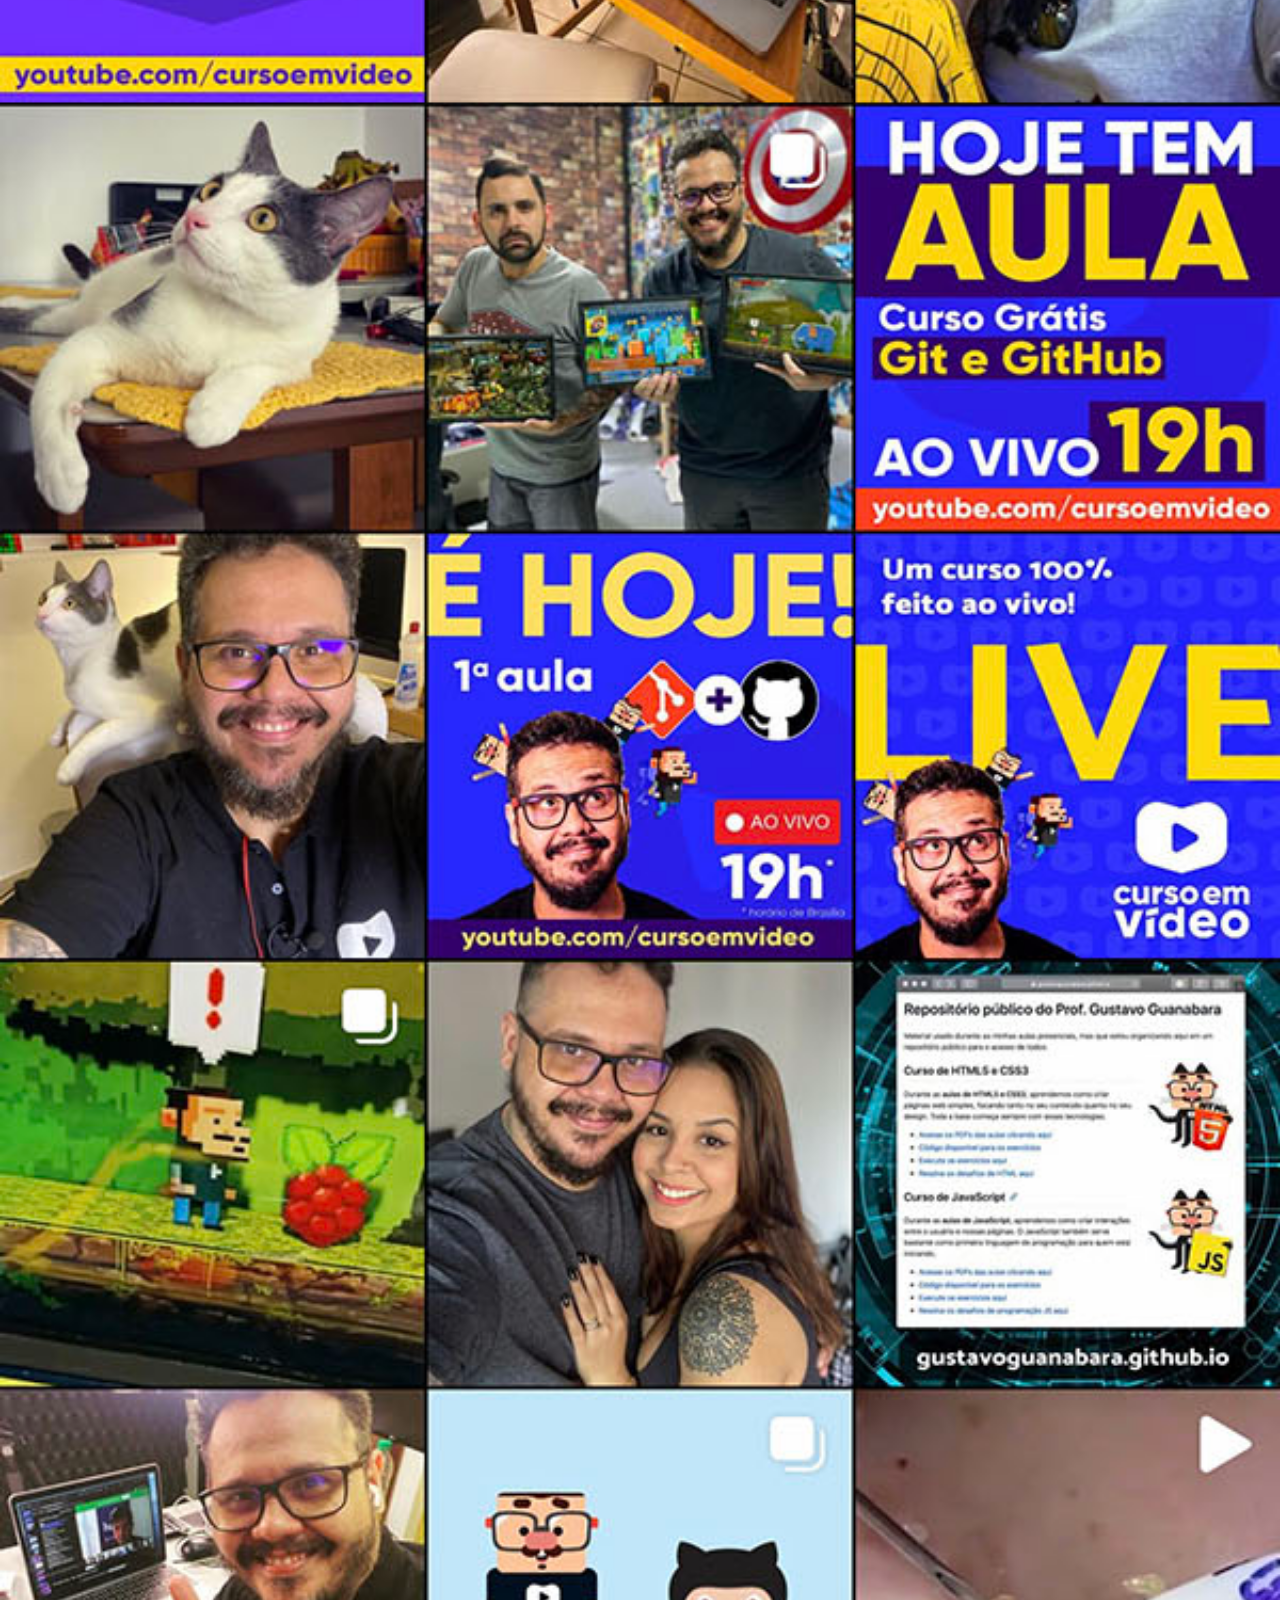
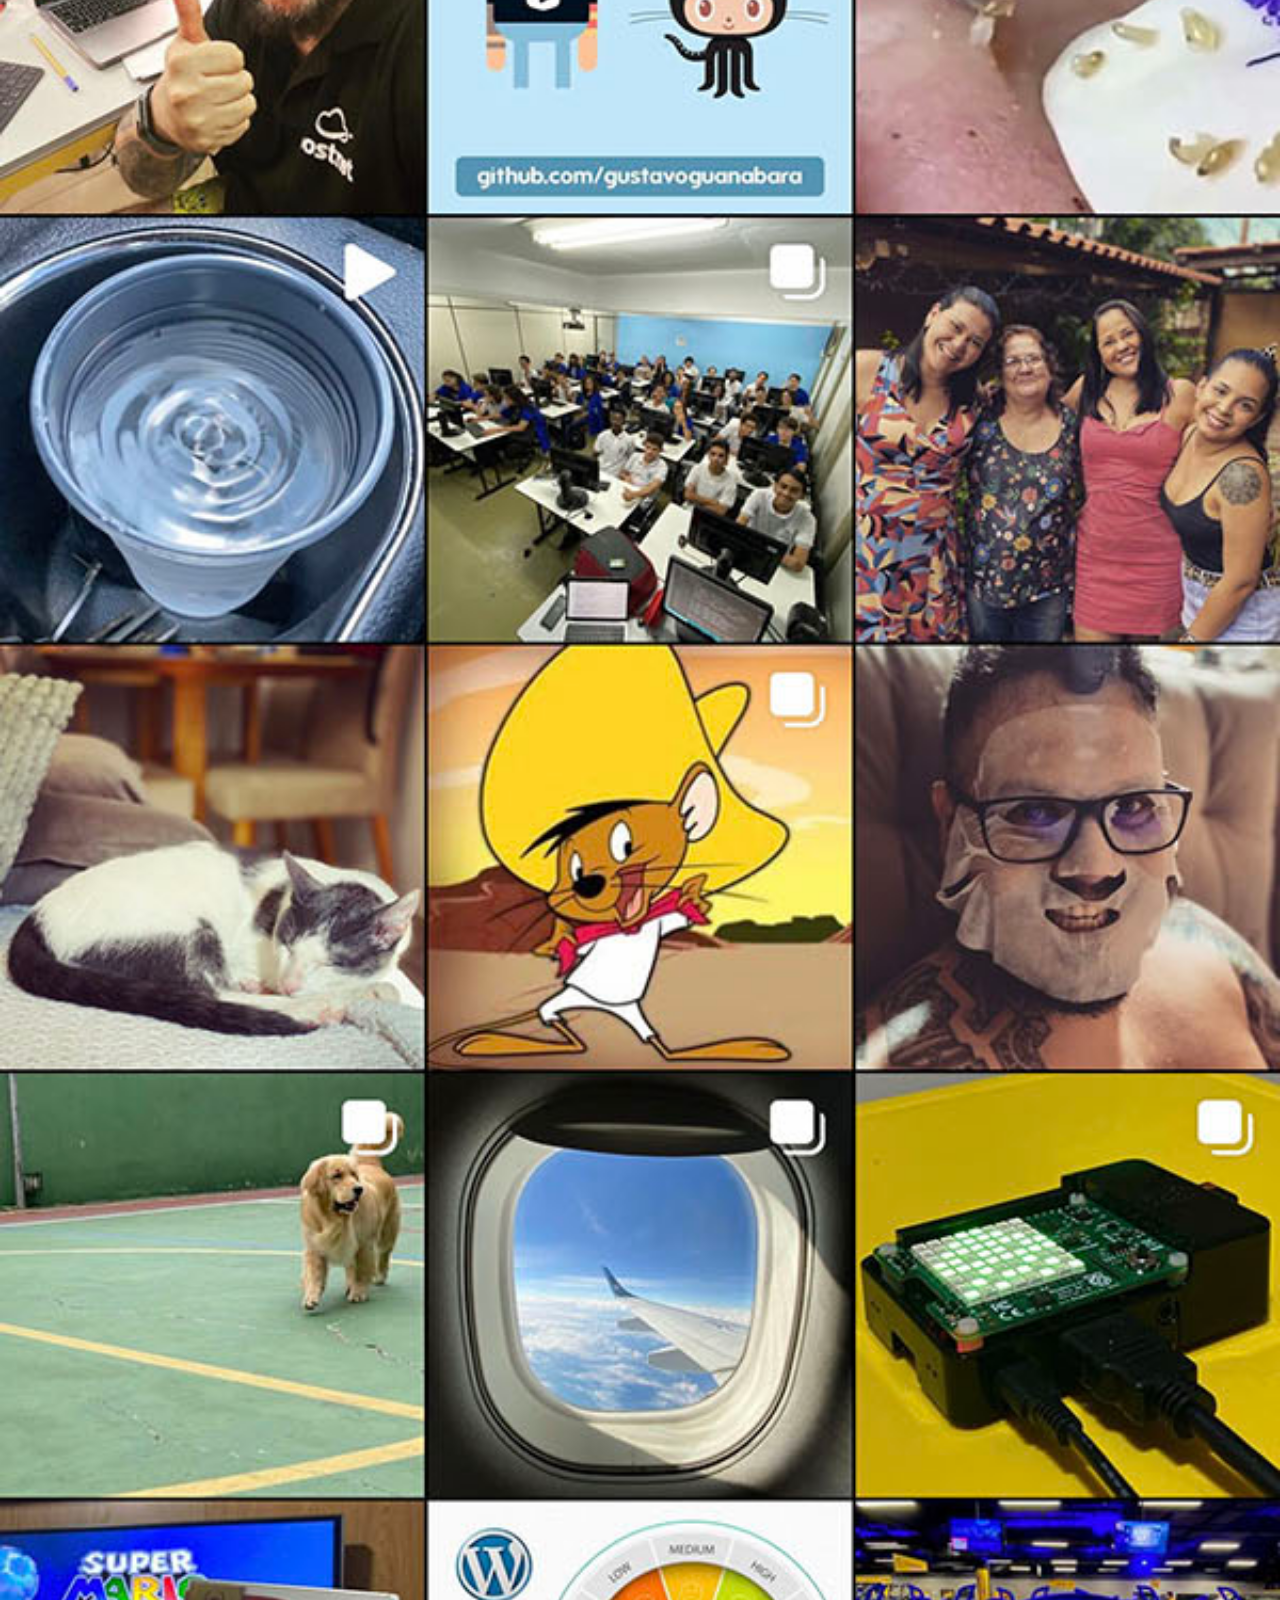
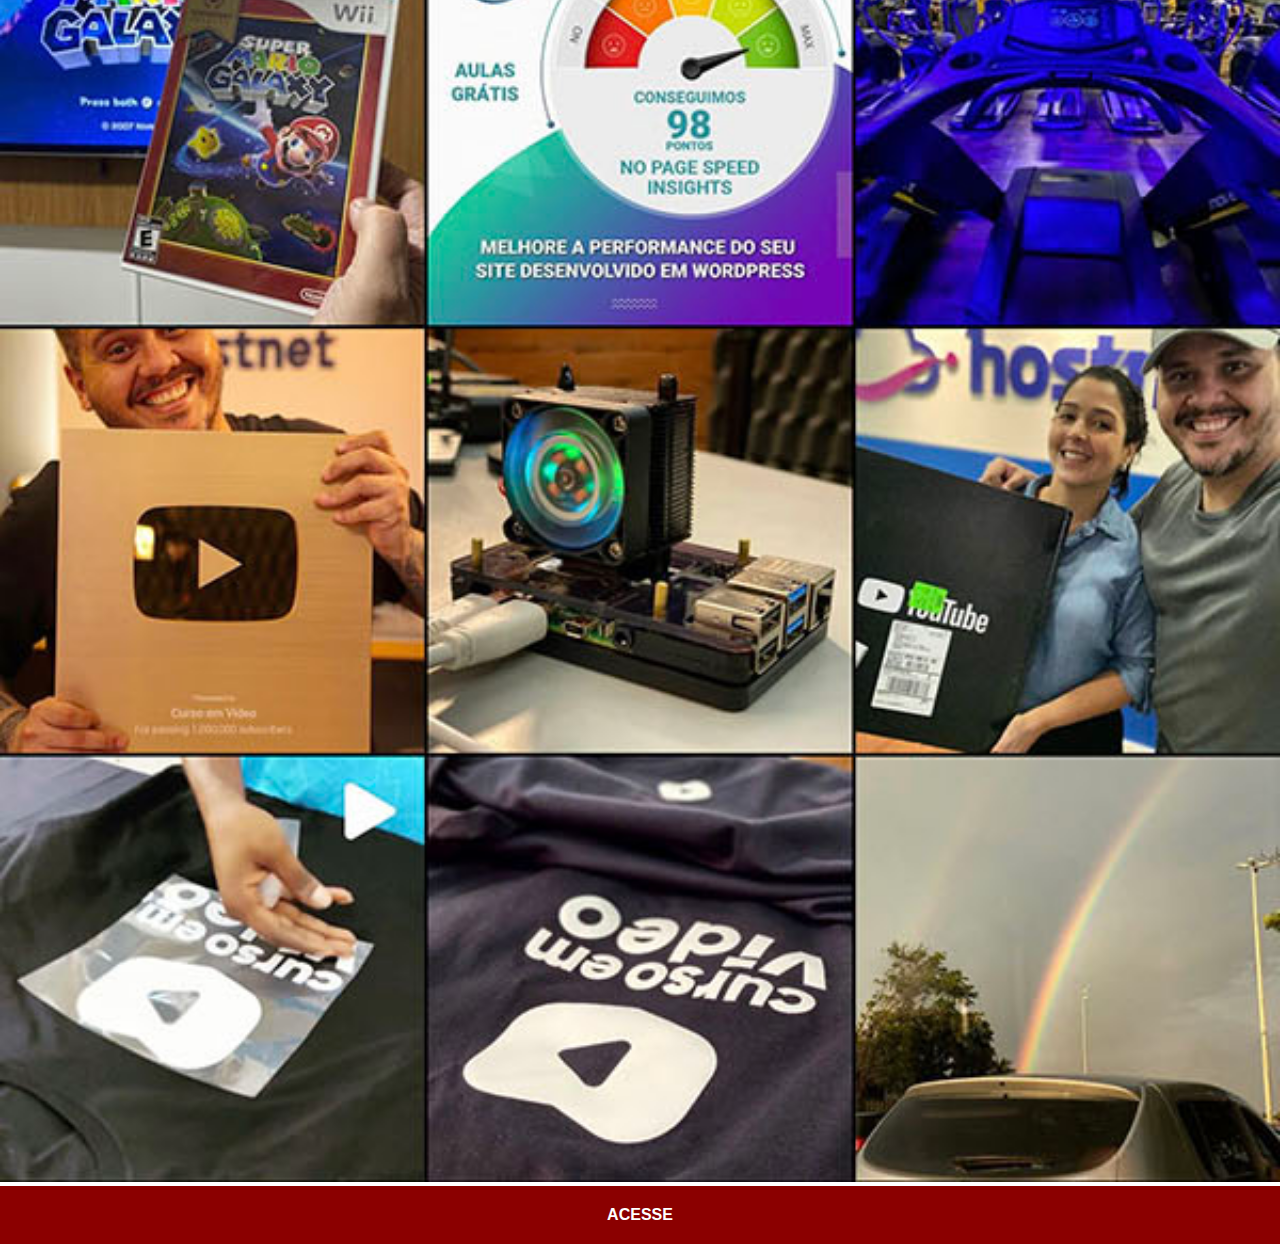
<file: instagram.html>
<!DOCTYPE html>
<html lang="pt-br">
<head>
    <meta charset="UTF-8">
    <meta name="viewport" content="width=device-width, initial-scale=1.0">
    <title>Instagram</title>
    <link rel="stylesheet" href="estilos/social.css">
</head>
<body>
    <img src="imagens/tela-instagram.jpg" alt="Instagram">
    <a href="https://www.instagram.com/marlon_muller22/" target="_blank">ACESSE</a>
</body>
</html>
</file>
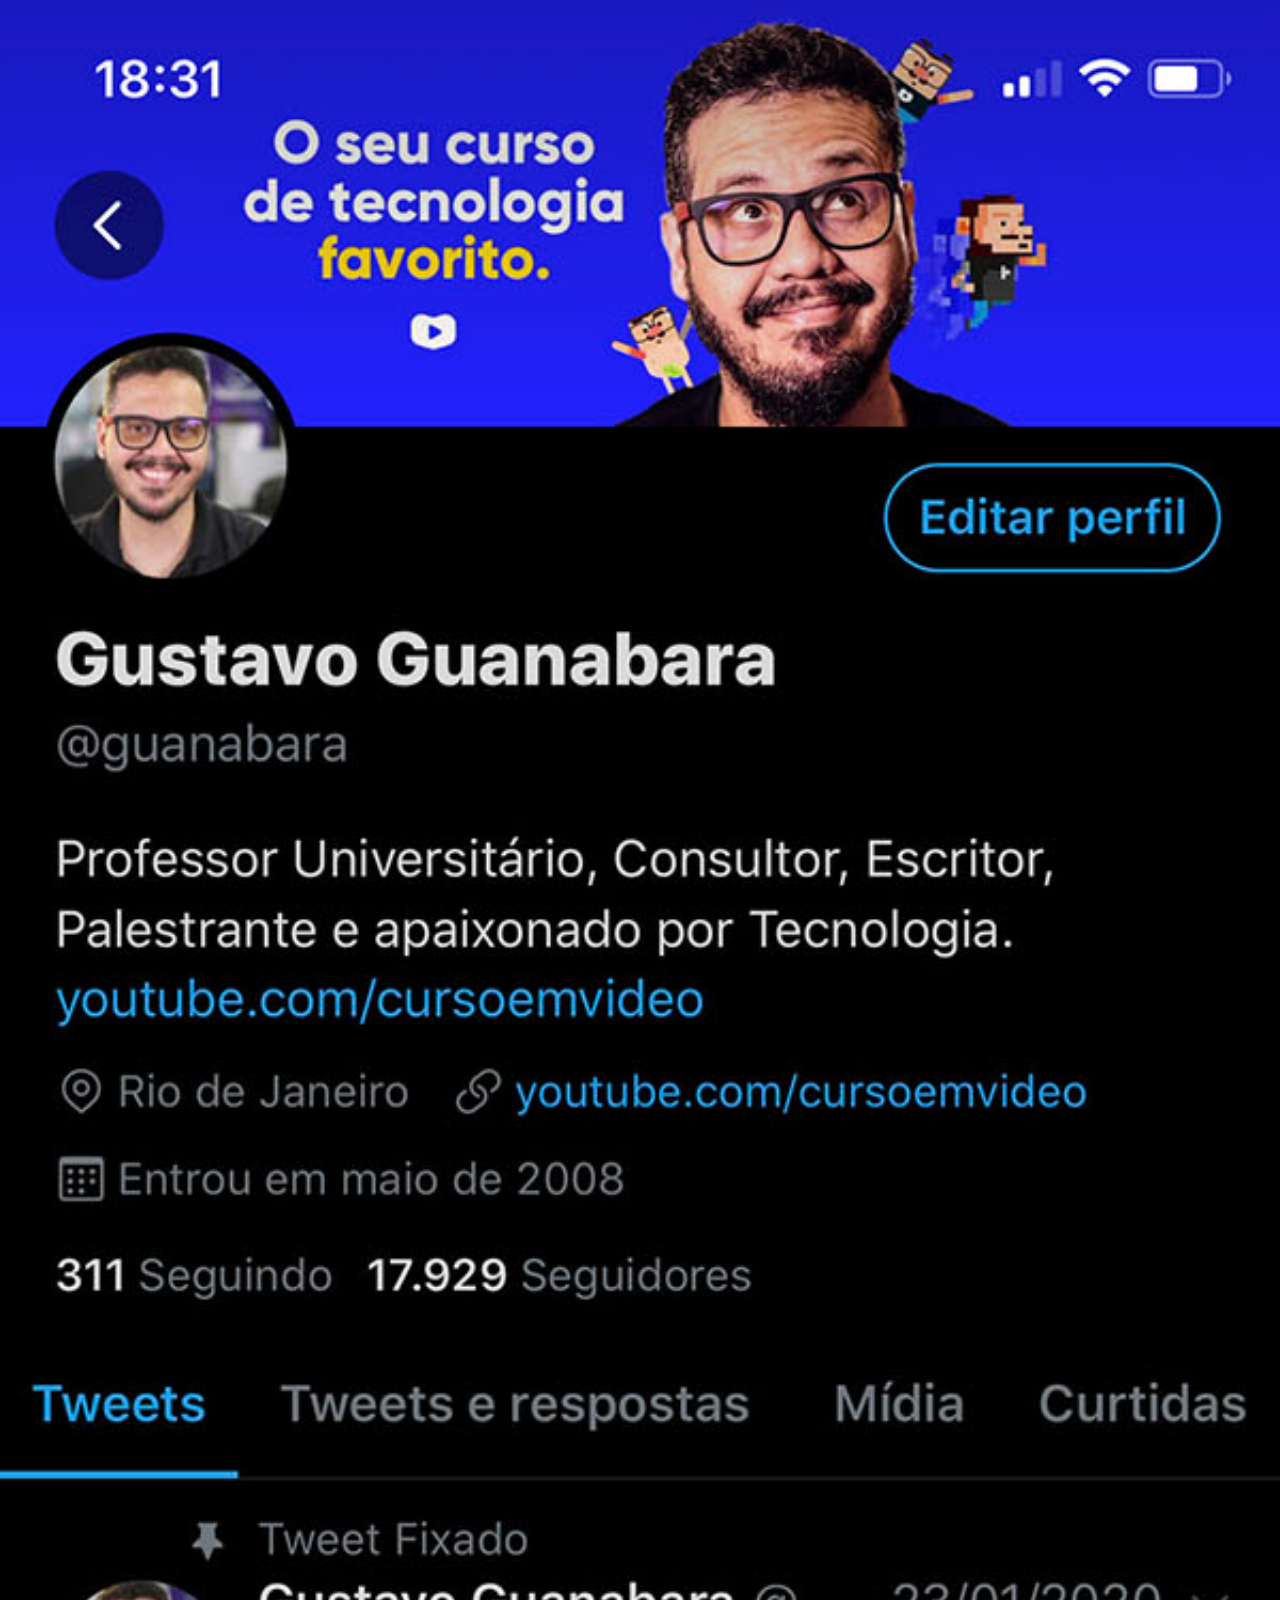
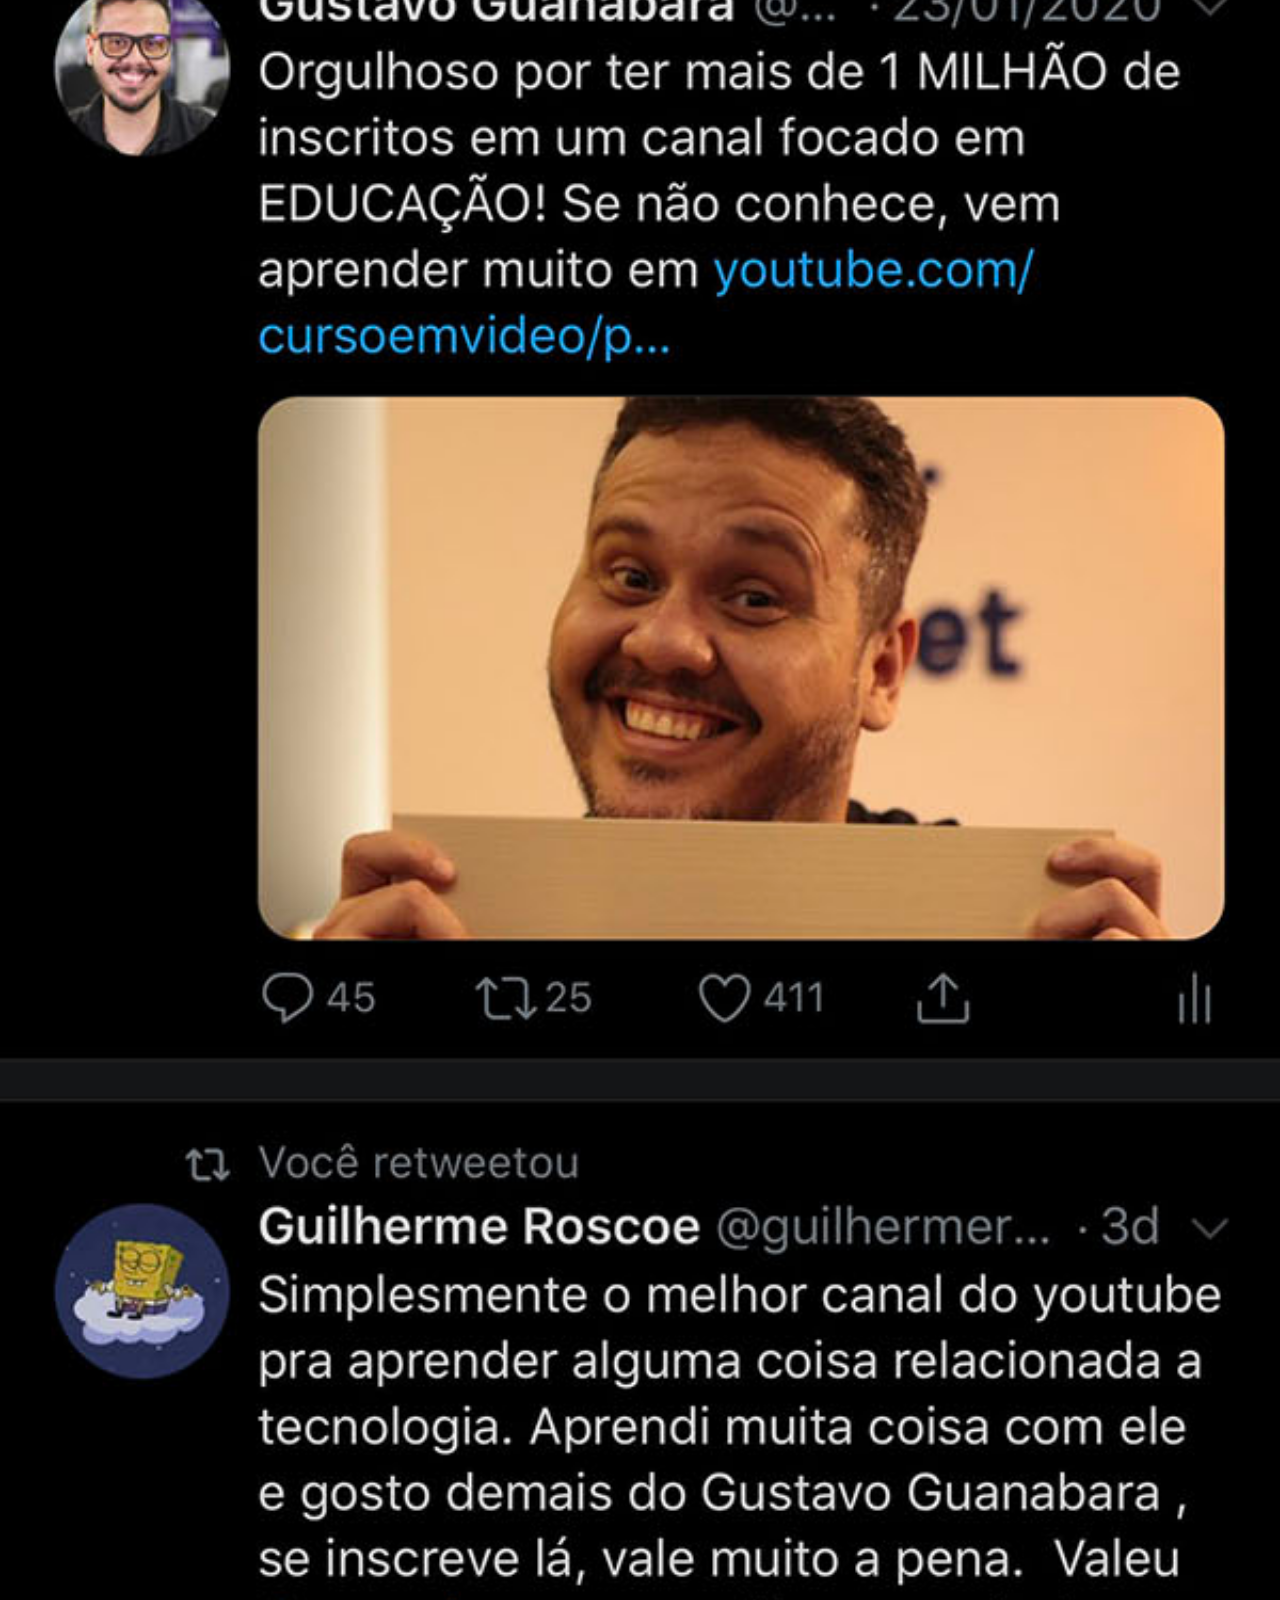
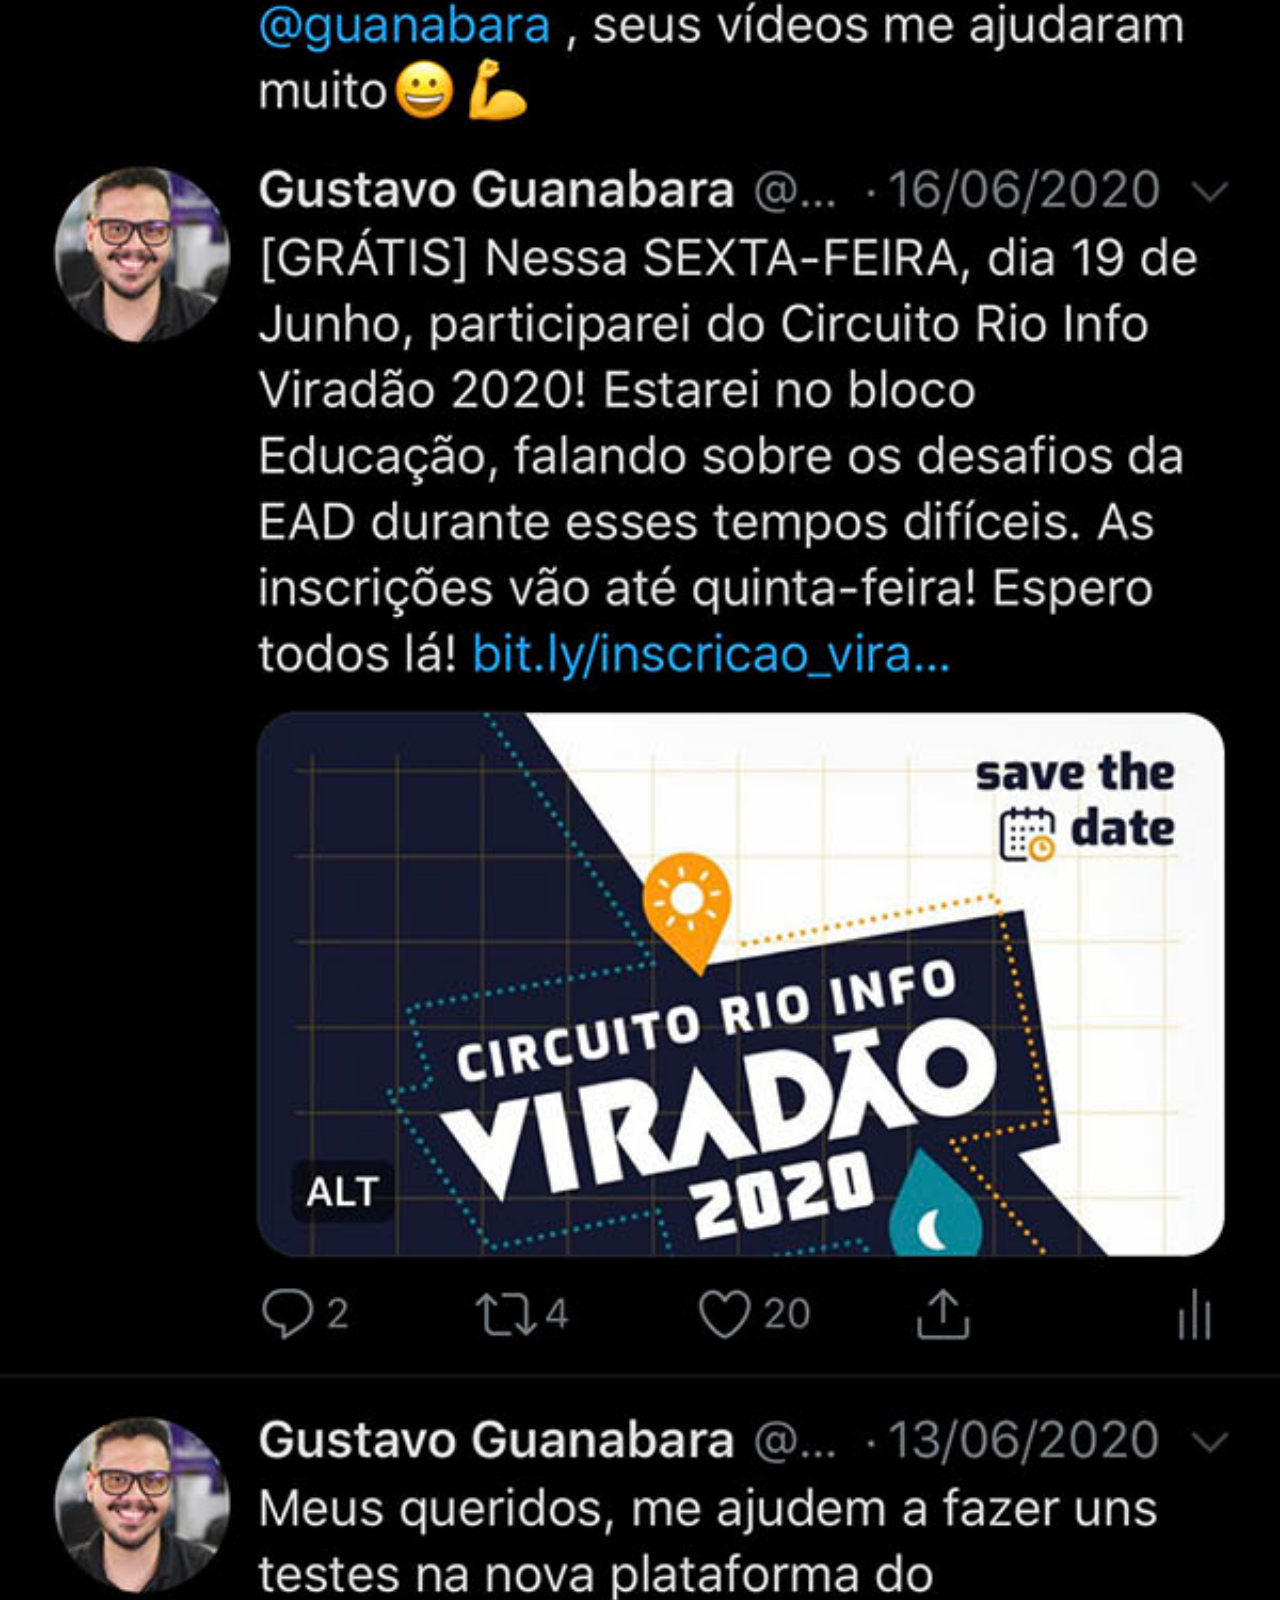
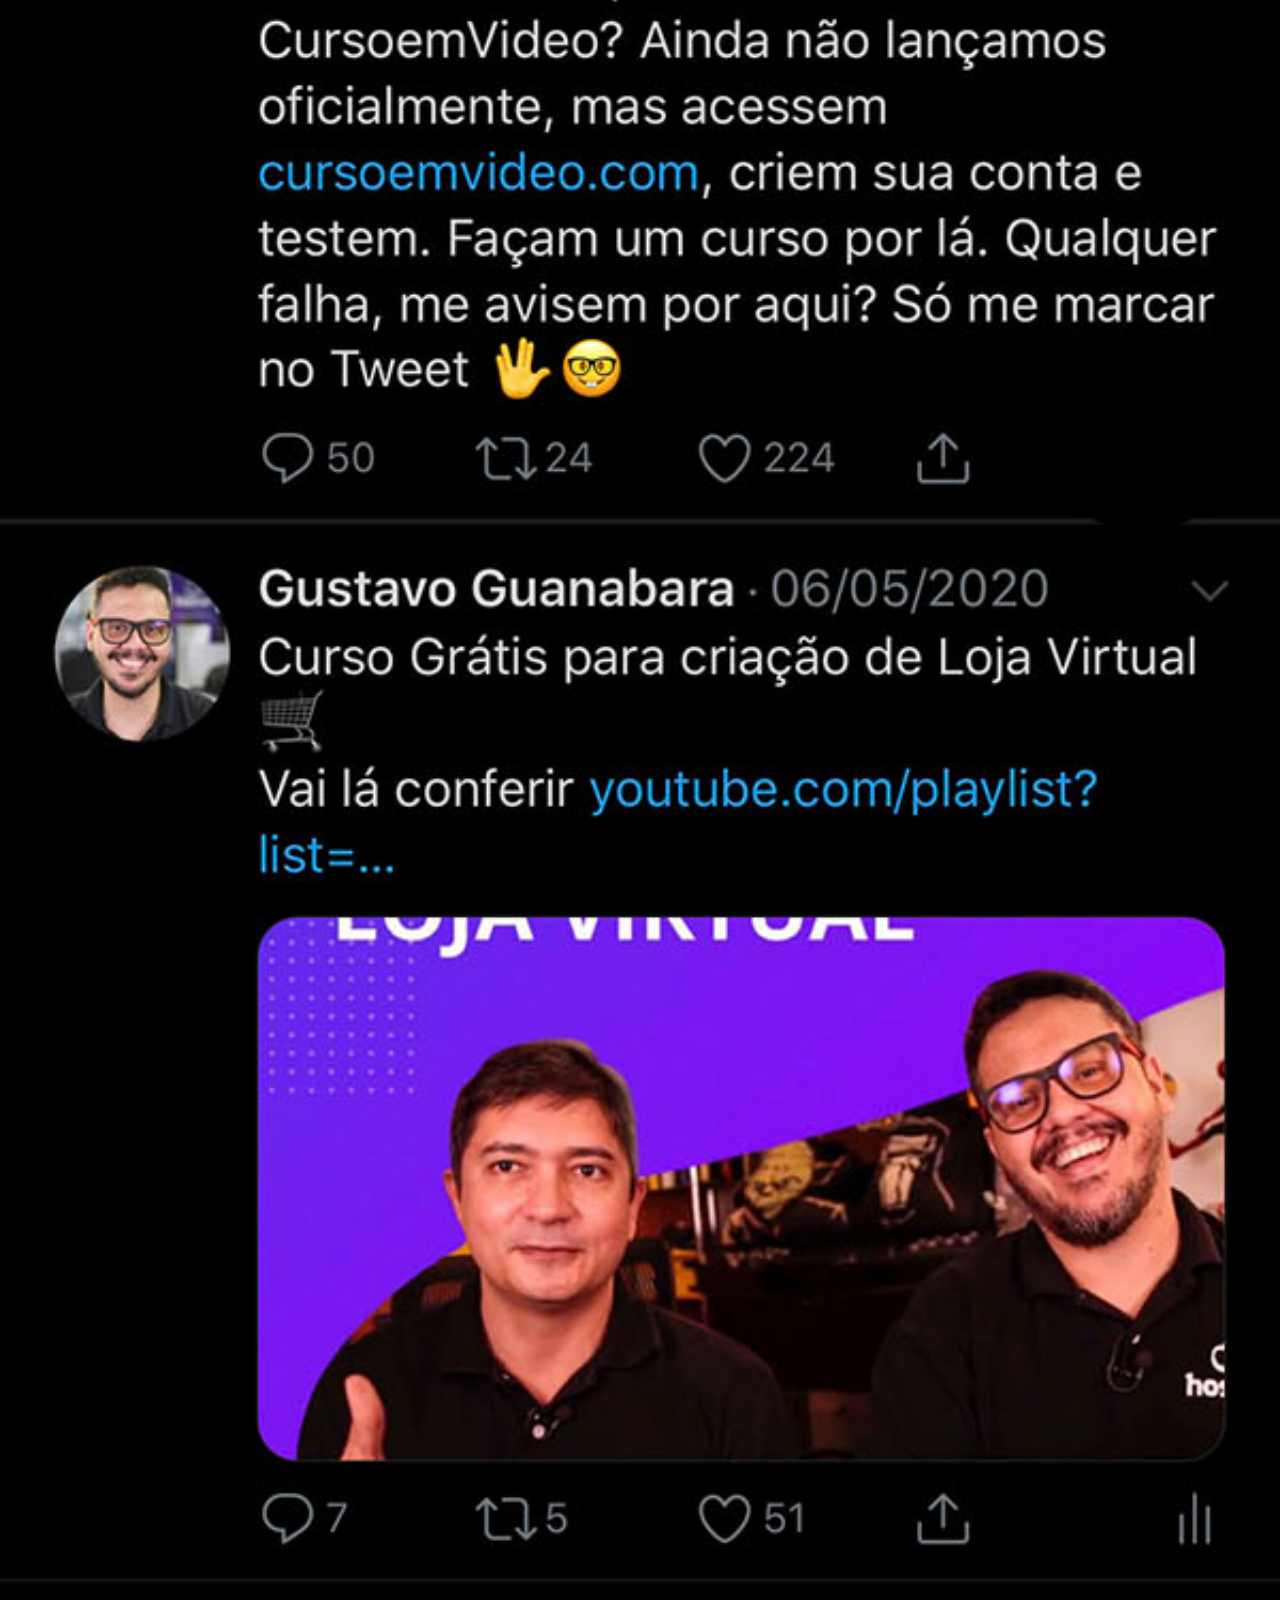
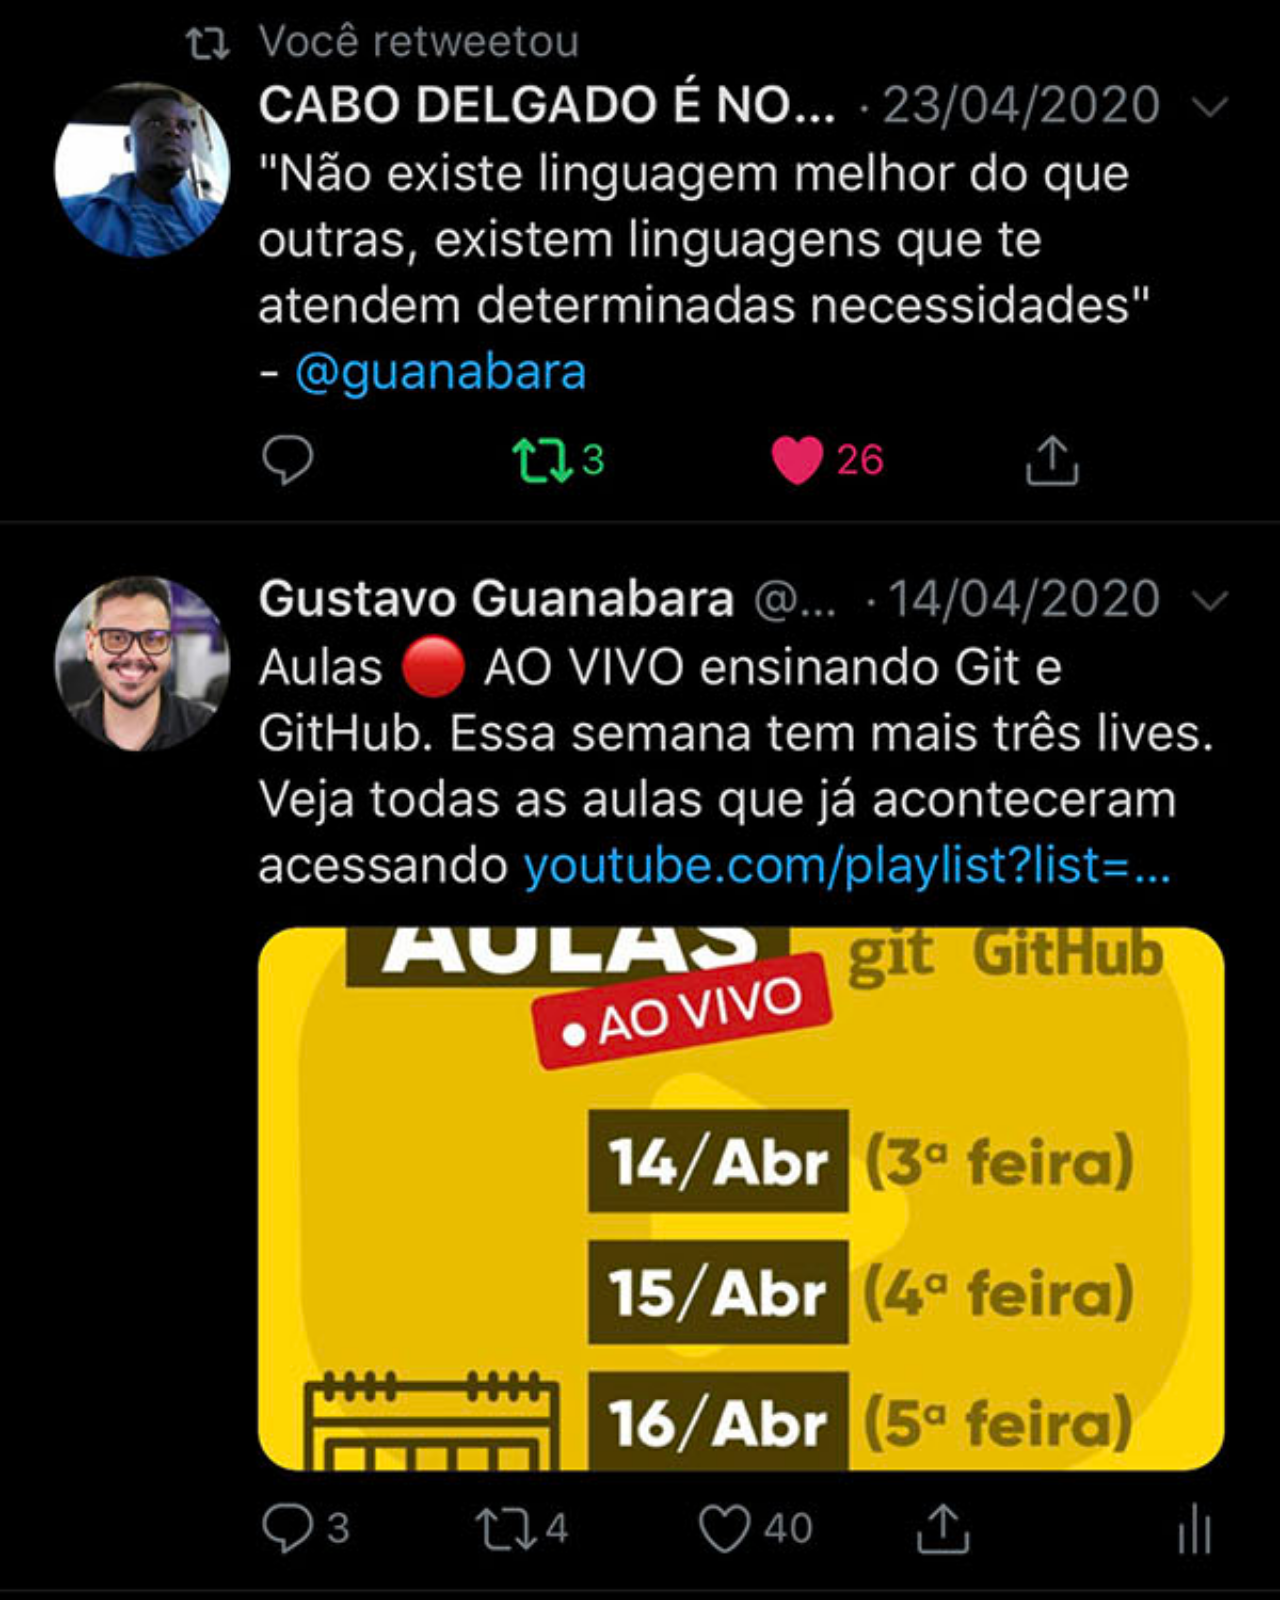
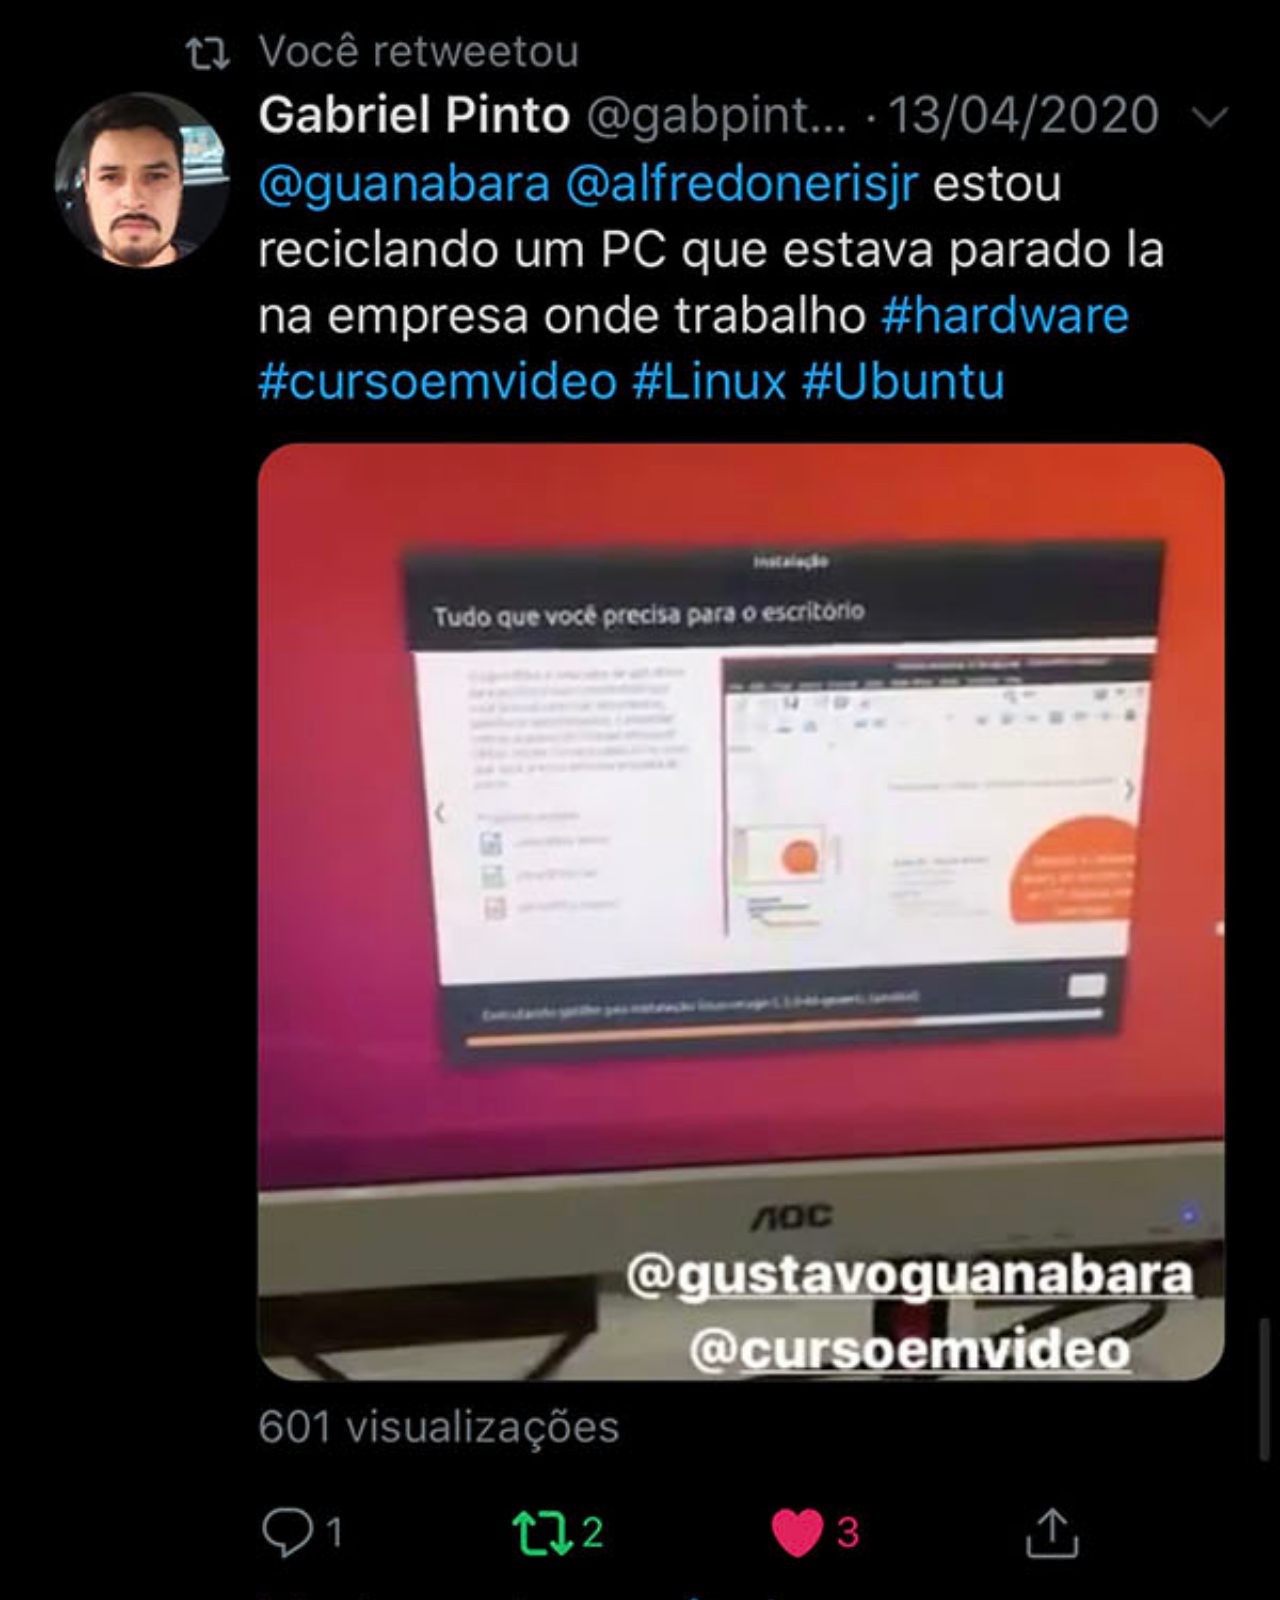
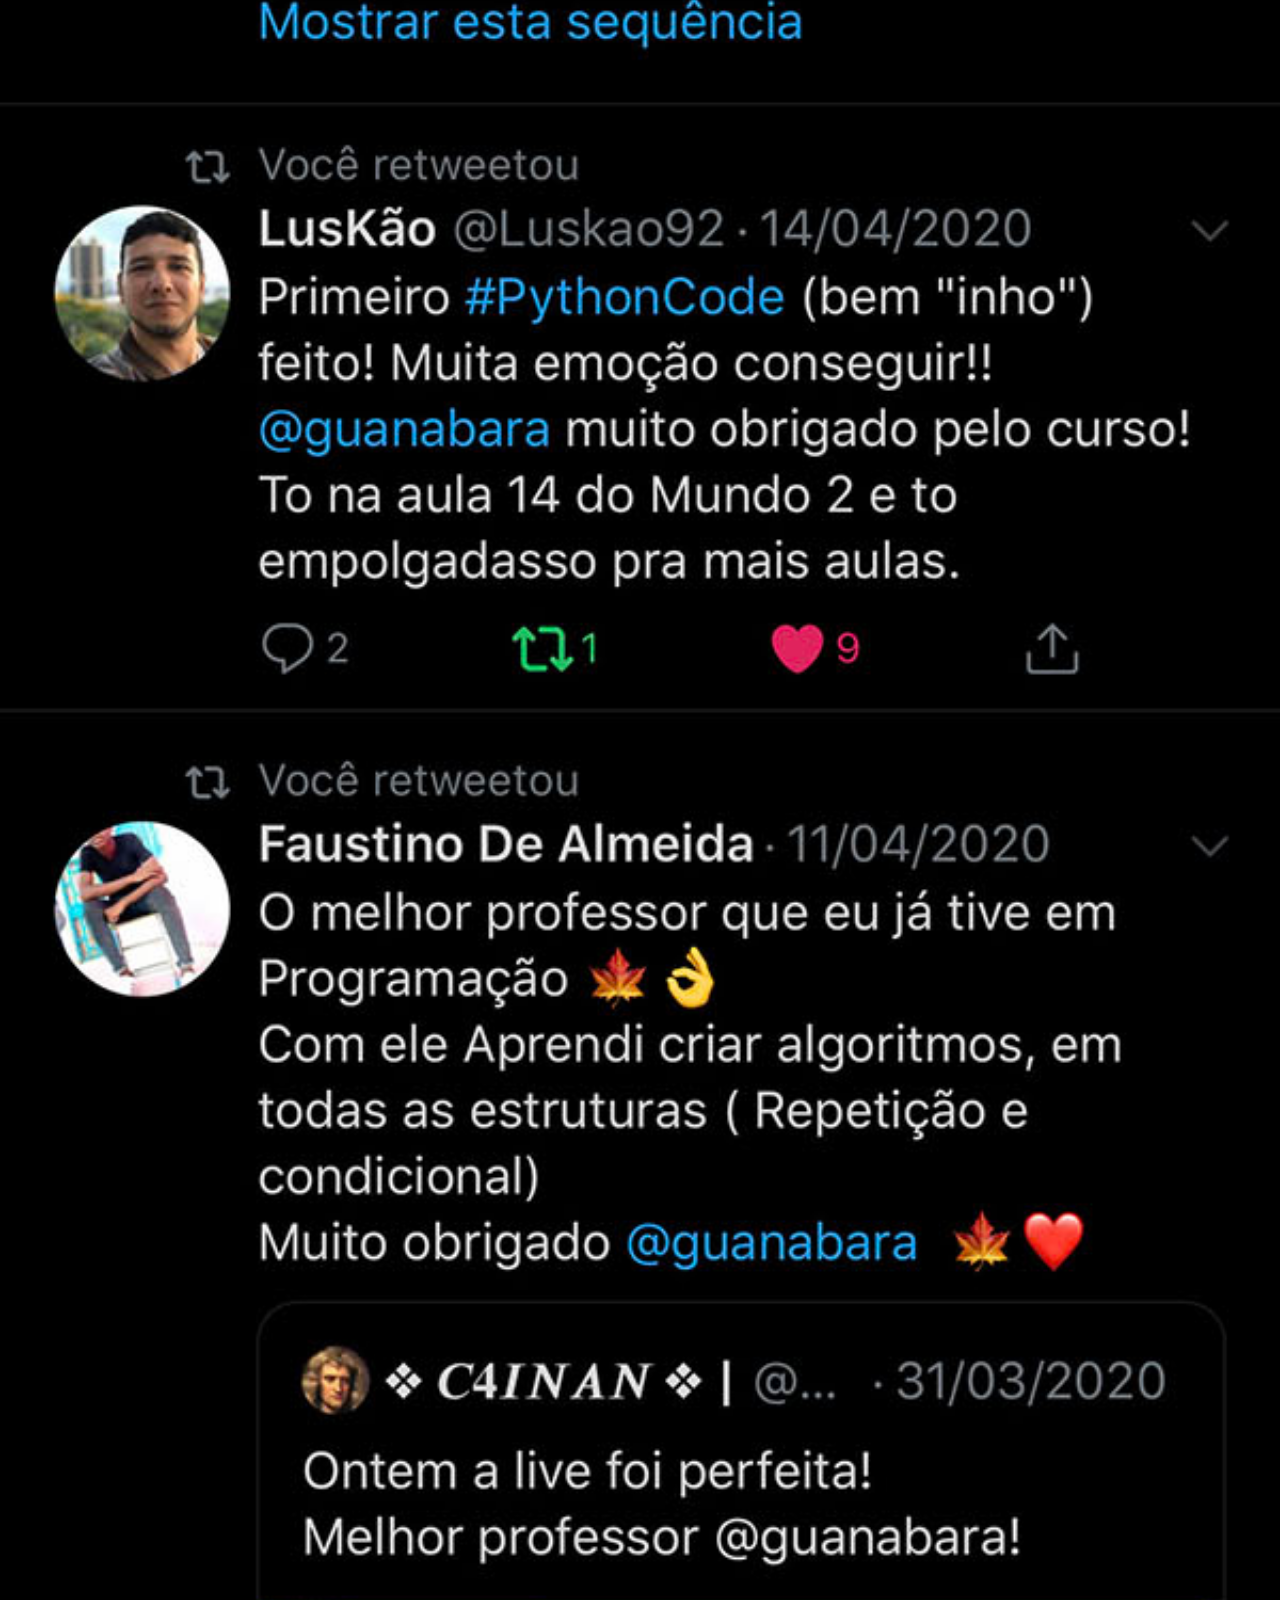
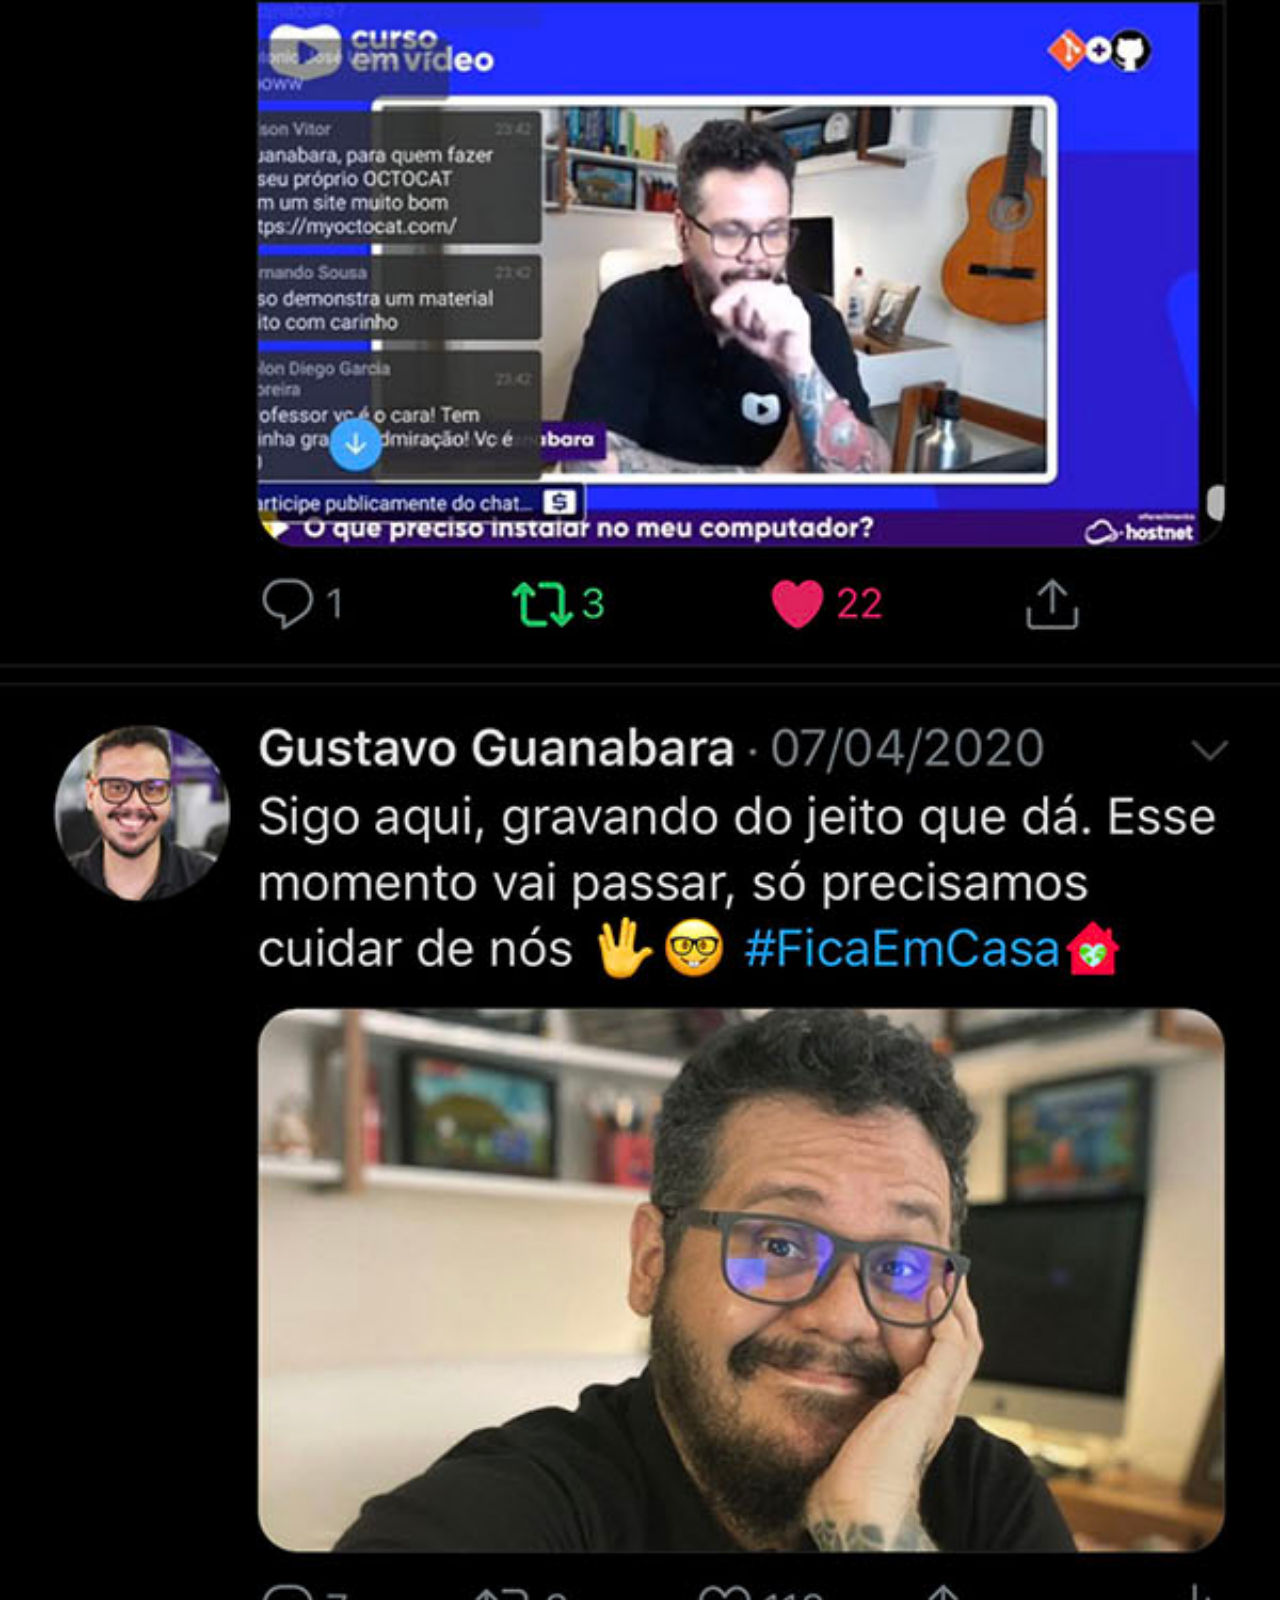
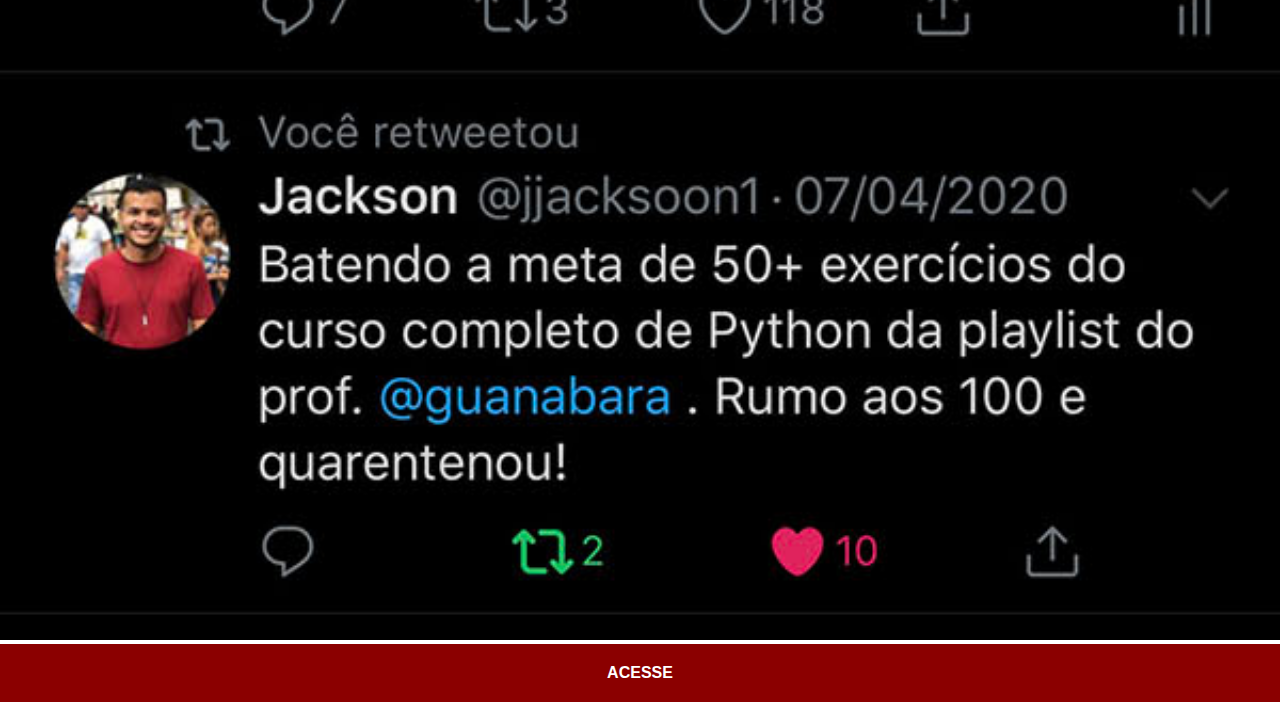
<file: twitter.html>
<!DOCTYPE html>
<html lang="pt-br">
<head>
    <meta charset="UTF-8">
    <meta name="viewport" content="width=device-width, initial-scale=1.0">
    <title>Twitter</title>
    <link rel="stylesheet" href="estilos/social.css">
</head>
<body>
    <img src="imagens/tela-twitter.jpg" alt="Twitter">
    <a href="https://twitter.com/guanabara" target="_blank">ACESSE</a>
</body>
</html>
</file>
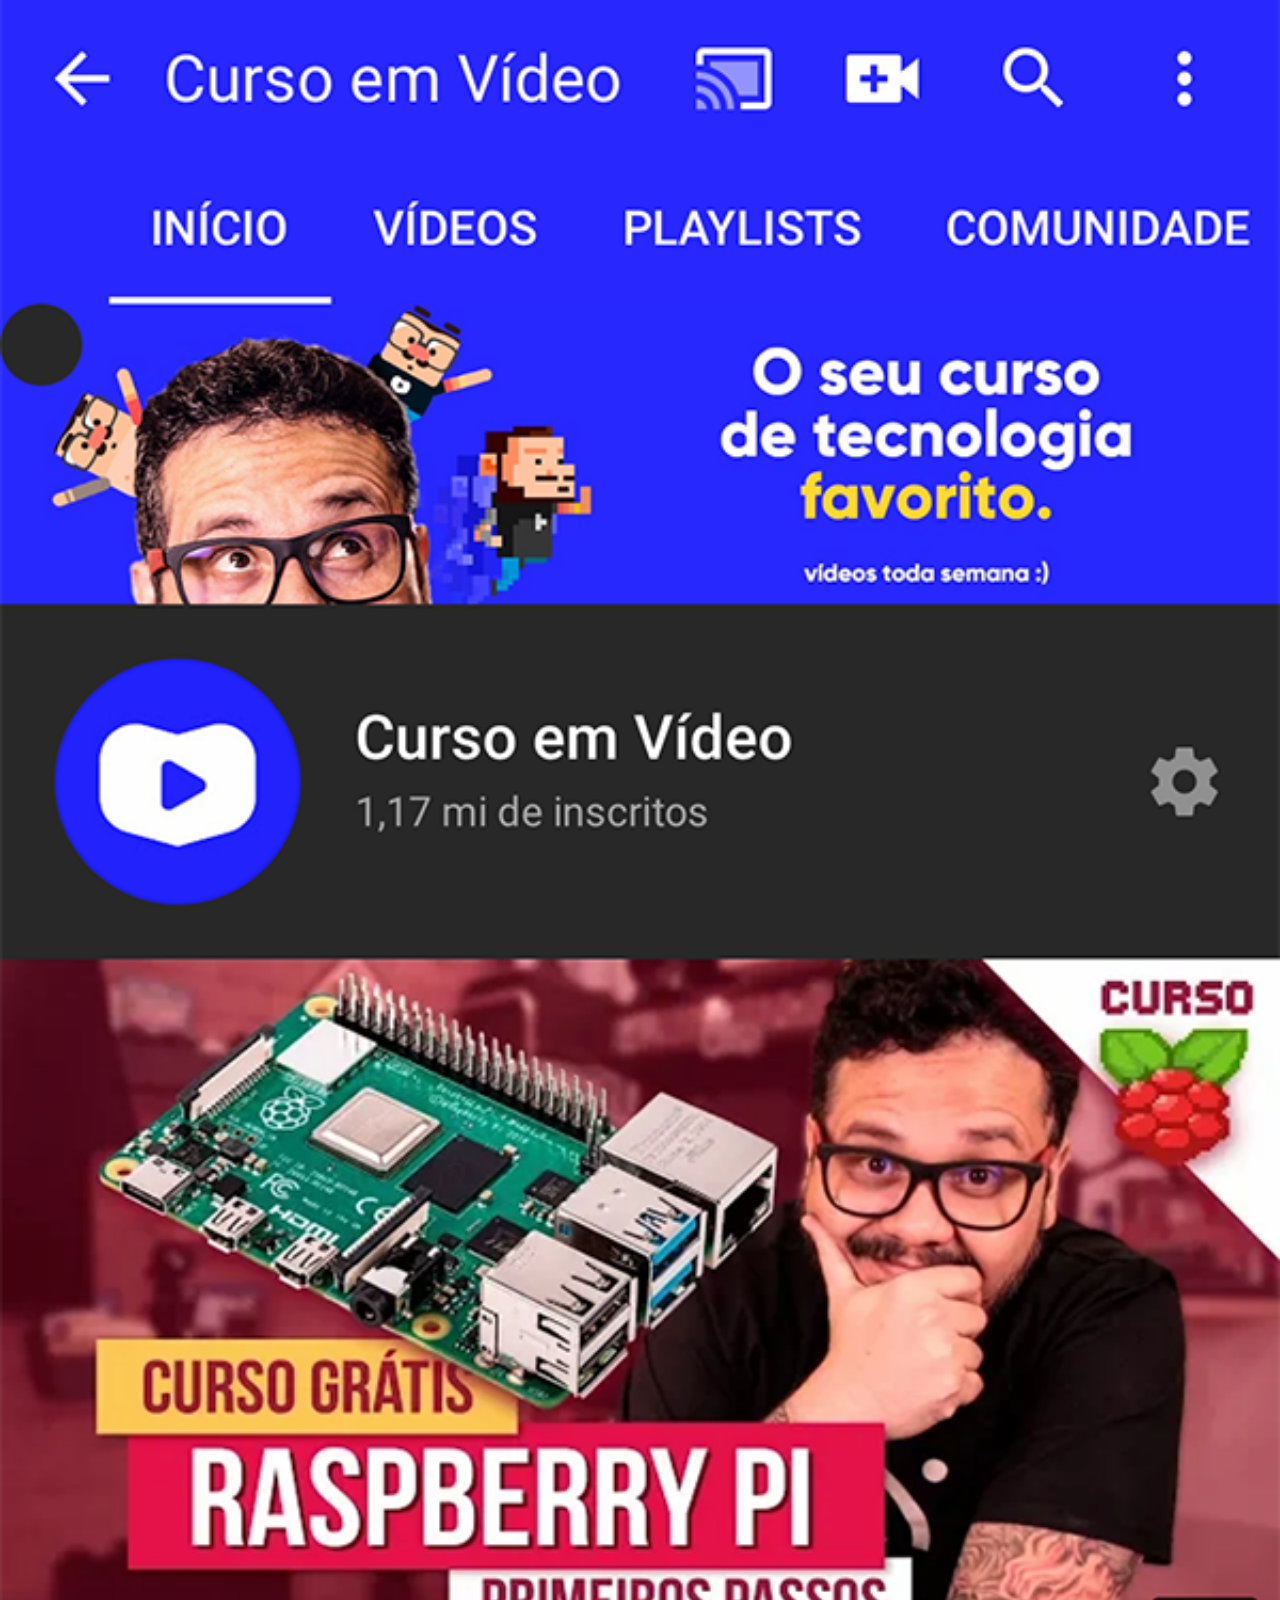
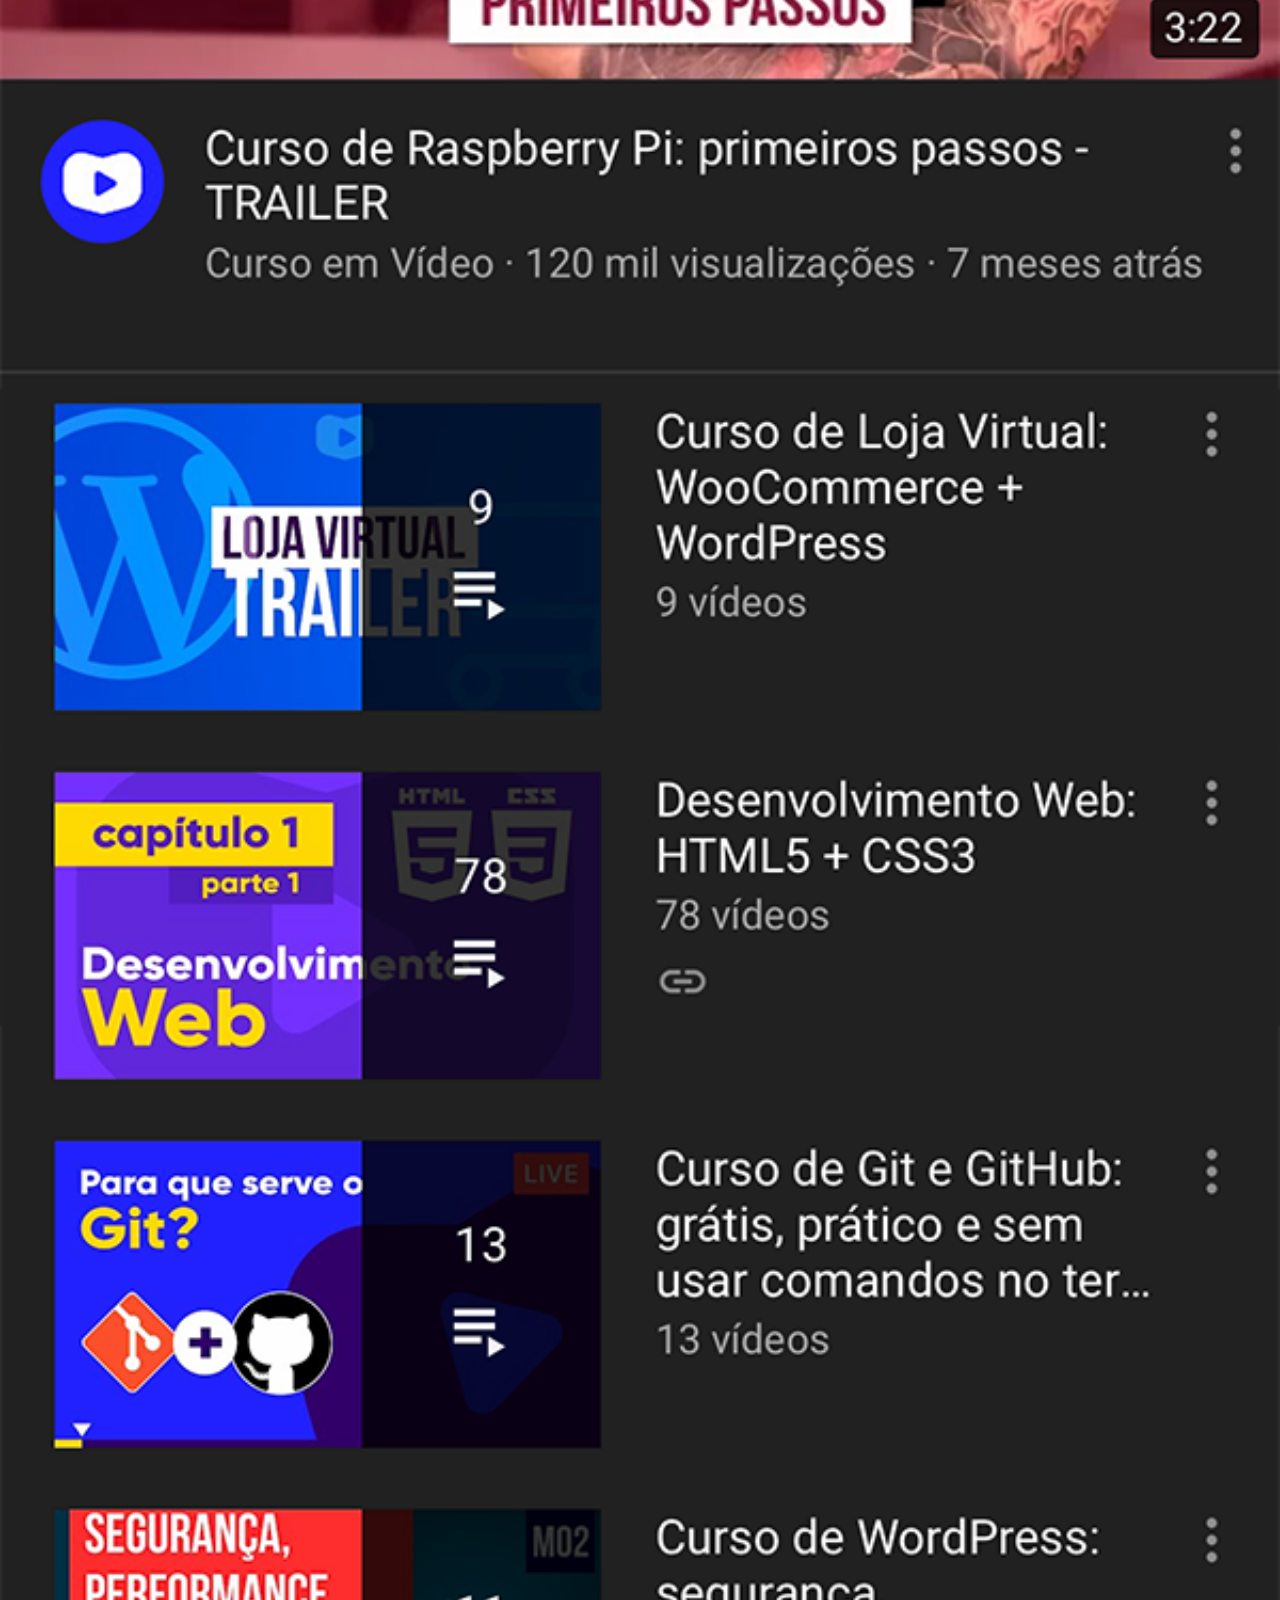
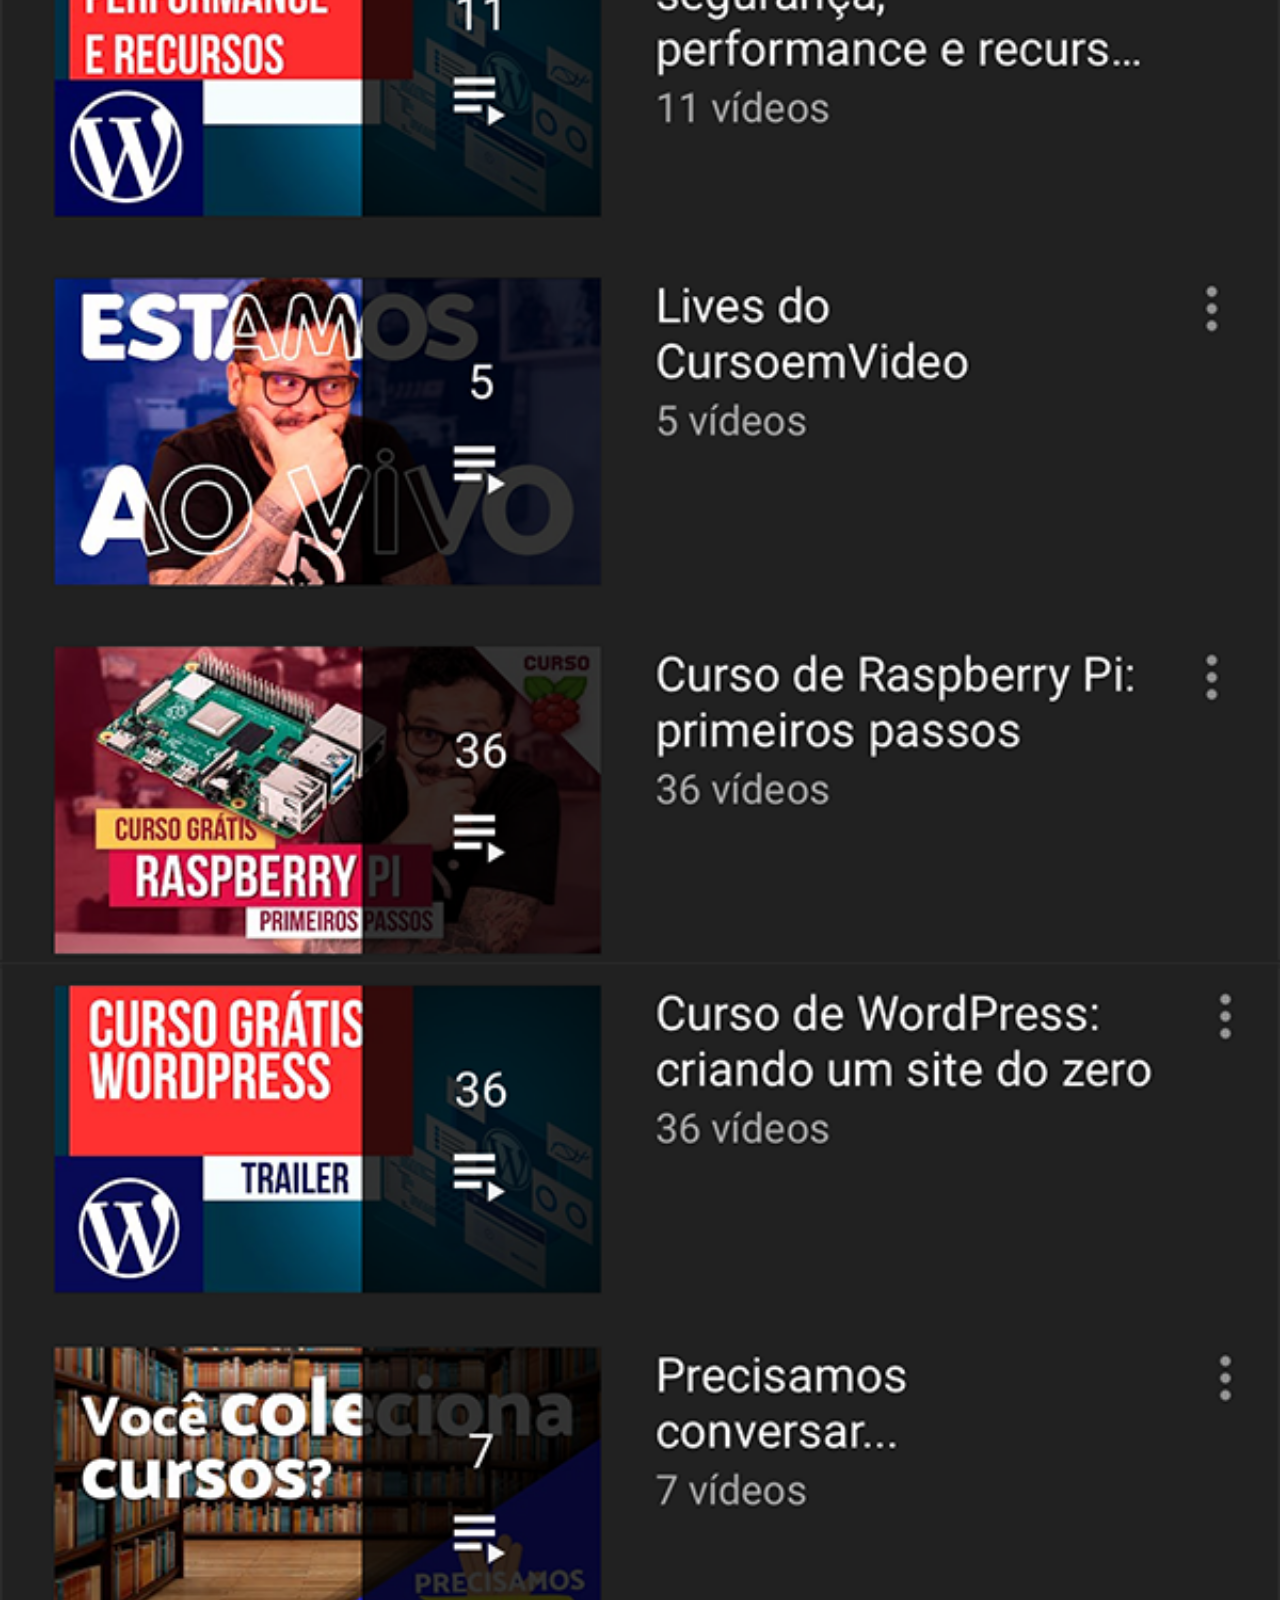
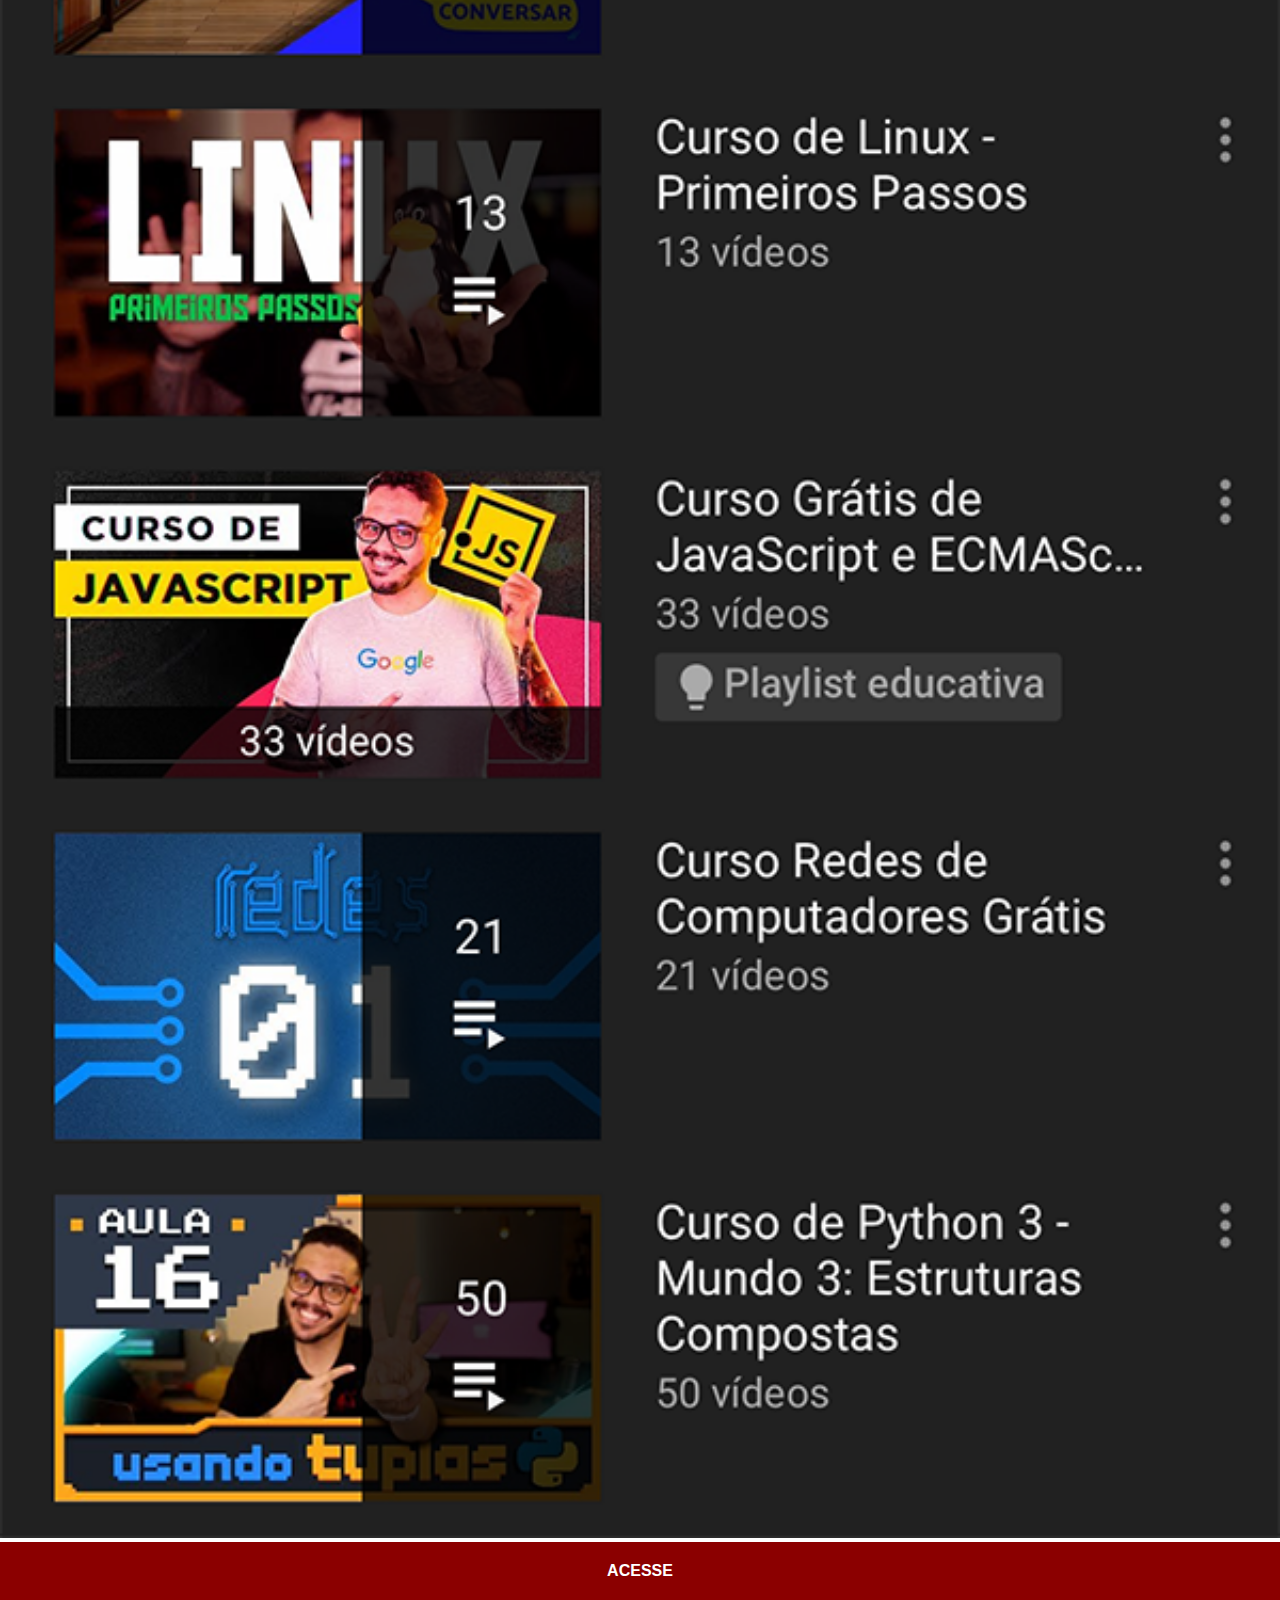
<file: youtube.html>
<!DOCTYPE html>
<html lang="pt-br">
<head>
    <meta charset="UTF-8">
    <meta name="viewport" content="width=device-width, initial-scale=1.0">
    <title>Youtube</title>
    <link rel="stylesheet" href="estilos/social.css">
</head>
<body>
    <img src="imagens/tela-youtube.png" alt="Youtube">
    <a href="https://www.youtube.com/@CursoemVideo/playlists" target="_blank">ACESSE</a>
</body>
</html>
</file>
<file: estilos/style.css>
@charset "UTF-8";

* {
    margin: 0px;
    padding: 0px;
    font-family: Arial, Helvetica, sans-serif;
}

html, body {
    height: 100vh;
    width: 100vw;
    background-color: black;
}

body {
    background: url(../imagens/fundo-madeira.jpg) no-repeat top center;
    background-size: cover;
    background-attachment: fixed;
}

main {
    position: relative;
    height: 100vh;
}

section#telefone {
    position: absolute;
    top: 50%;
    left: 50%;
    transform: translate(-50%,-50%);
    height: 627px;
    width: 311px;
    background: url(../imagens/frame-iphone.png) no-repeat;
}

iframe#tela {
    position: relative;
    top: 80px;
    left: 22px;
    height: 471px;
    width: 267px;
}

section#redes-sociais {
    text-align: right;
}

section#redes-sociais img {
    width: 50px;
    margin: 10px;
    border-radius: 50%;
    box-shadow: 2px 2px 5px rgba(0, 0, 0, 0.400);
    box-sizing: border-box;
}

section#redes-sociais img:hover {
    border: 2px solid rgba(255, 255, 255, 0.637);
    transform: translate(-3px, -3px);    
    box-shadow: 5px 5px 10px black;
    transition: transform 0.3s, border  1s;
}
</file>
<file: estilos/social.css>
@charset "UTF-8";

* {
    margin: 0px;
    padding: 0px;
    font-family: Arial, Helvetica, sans-serif;
}


::-webkit-scrollbar {
    width: 0px;
    height: 0px;
}

img {
    width: 100vw;

}
a {
    display: block;
    background-color: darkred;
    color: white;
    padding: 20px;
    text-align: center;
    font-weight: bolder;
    text-decoration: none;
}

a:hover{
    background-color: red;
}
</file>
